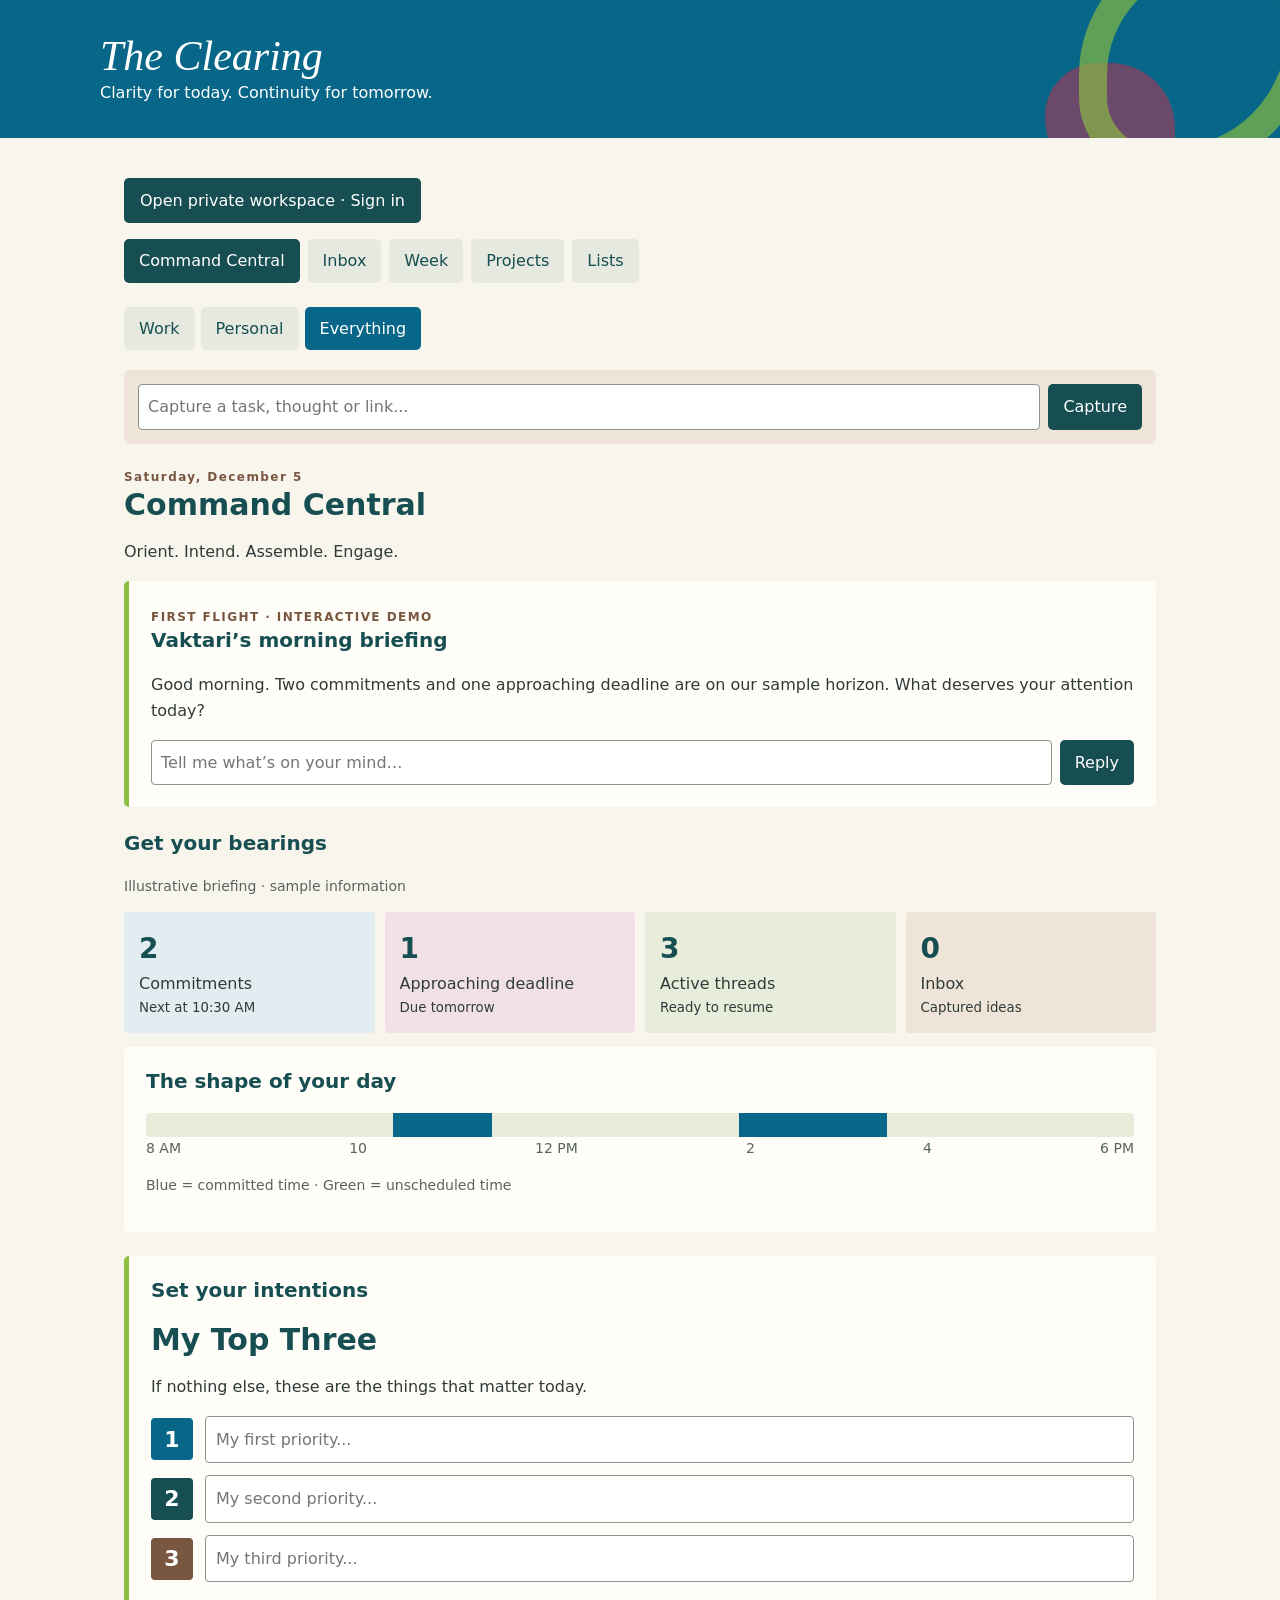
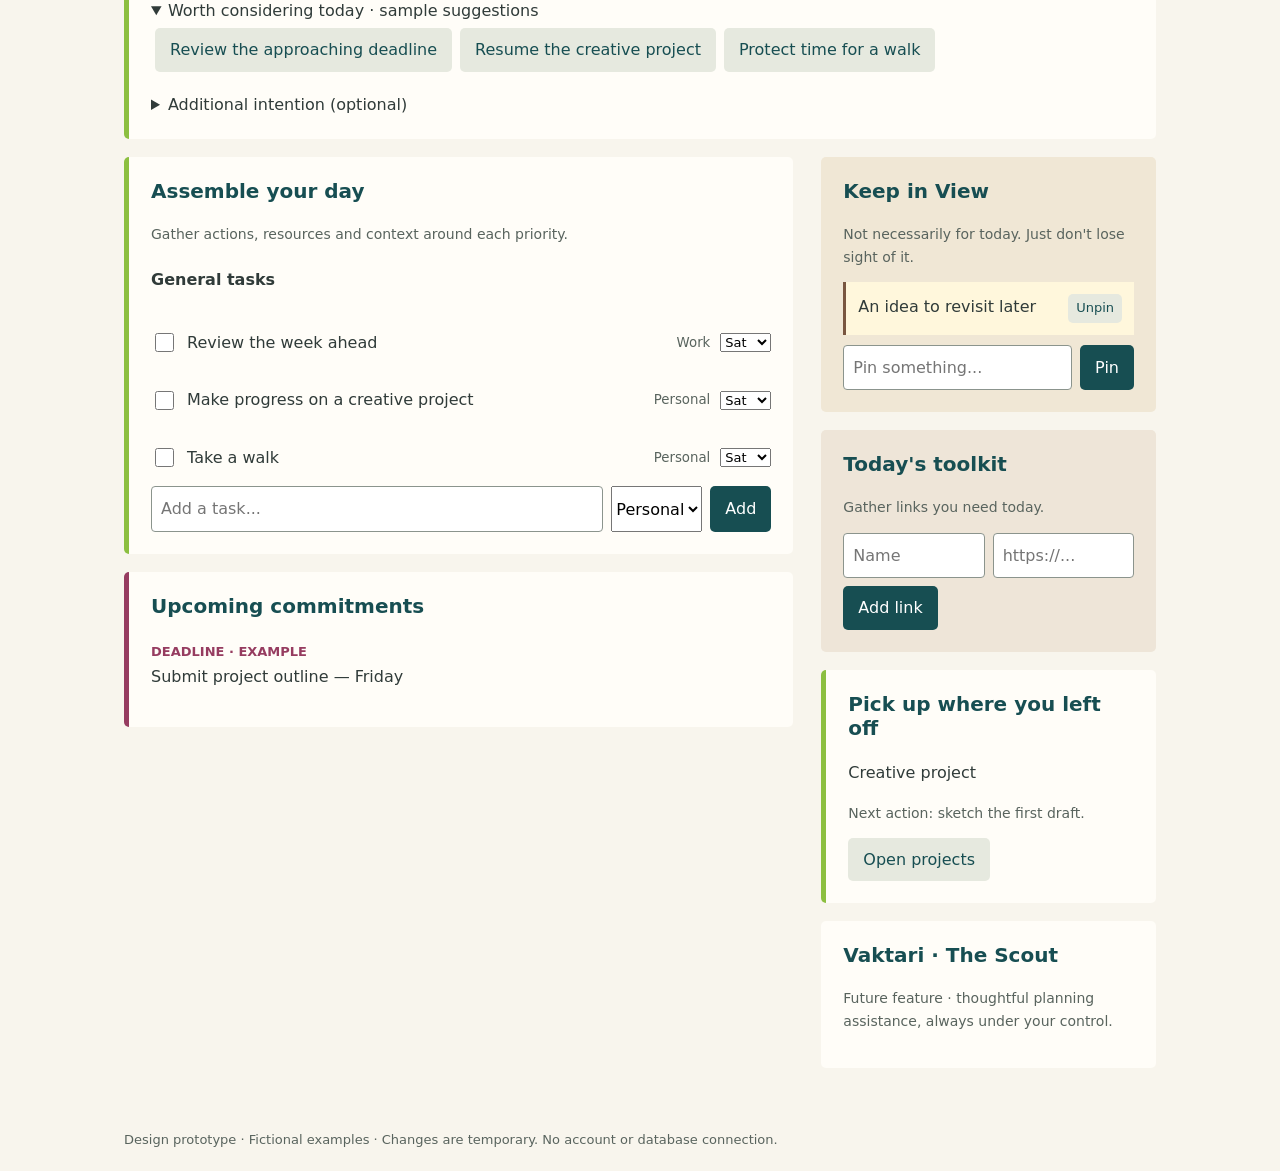
<file: index.html>
<!doctype html><html lang="en"><meta charset="utf-8"><meta name="viewport" content="width=device-width, initial-scale=1"><title>The Clearing</title><style>
:root{--blue:#086788;--teal:#174e52;--grass:#8cbf40;--paper:#f8f5ed;--wood:#795640;--plum:#963c60;--ink:#303b39}*{box-sizing:border-box}body{margin:0;background:var(--paper);color:var(--ink);font:16px/1.6 system-ui,sans-serif}header{background:var(--blue);color:white;padding:32px max(24px,calc((100vw - 1080px)/2));position:relative;overflow:hidden}header:after{content:"";position:absolute;width:180px;height:180px;border:28px solid var(--grass);border-radius:60% 40% 65% 35%;right:-35px;top:-60px;opacity:.65;pointer-events:none}h1{font:italic 42px Georgia,serif;margin:0}header p{margin:0}main{max-width:1080px;margin:auto;padding:24px}nav{display:flex;gap:8px;flex-wrap:wrap;margin-bottom:24px}button,input,select{font:inherit}button{cursor:pointer;border:0;padding:9px 15px;background:#e6e9df;color:var(--teal);border-radius:5px}button[aria-current=true],button.primary{background:var(--teal);color:white}button:focus-visible,input:focus-visible,select:focus-visible{outline:3px solid var(--plum);outline-offset:3px}h2,h3{color:var(--teal);line-height:1.2}h2{font-size:30px;margin:0 0 8px}h3{font-size:20px;margin-top:0}.layout{display:grid;grid-template-columns:2fr 1fr;gap:28px}.panel{background:#fffdf8;padding:22px;border-radius:5px;margin-bottom:18px}.accent{border-left:5px solid var(--grass)}.muted{color:#59645e;font-size:14px}.note{background:#eee5d8;color:#513d30}.task{display:flex;align-items:center;gap:10px;padding:8px 0}.task input{width:19px;height:19px;accent-color:var(--teal)}.task:has(input:checked) span{text-decoration:line-through;color:#626962}form{display:flex;gap:8px;flex-wrap:wrap}form input{flex:1;min-width:140px;padding:9px;border:1px solid #8b948d;border-radius:4px;background:white}.week{display:grid;grid-template-columns:repeat(auto-fit,minmax(100px,1fr));gap:8px}.day{background:white;padding:12px;min-height:100px}.tag{color:var(--plum);font-size:13px;font-weight:600}footer{max-width:1080px;margin:auto;padding:20px 24px;color:#59645e;font-size:13px}[hidden]{display:none!important}@media(max-width:650px){.layout{grid-template-columns:1fr}header{padding:24px}h1{font-size:36px}main{padding:16px}}
header:before{content:"";position:absolute;right:105px;bottom:-55px;width:130px;height:130px;border-radius:45% 55% 35% 65%;background:#963c60;opacity:.7;pointer-events:none}header h1,header p{position:relative;z-index:1}.switch{display:flex;gap:6px;flex-wrap:wrap;margin:0 0 20px}.switch button[aria-pressed=true]{background:var(--blue);color:white}.capturebar{background:#eee5d8;padding:14px;margin-bottom:24px;border-radius:5px}.task small{margin-left:auto;color:#59645e}.task span{overflow-wrap:anywhere}.task select{max-width:110px;font-size:13px}.week .day p{font-size:13px;overflow-wrap:anywhere}.deadline{border-left:5px solid var(--plum)}.eyebrow{letter-spacing:.12em;font-size:12px;font-weight:700;color:var(--wood)}@media(max-width:650px){header:before,header:after{opacity:.25}.task{flex-wrap:wrap}.task small{margin-left:0}}.bearings{margin:24px 0}.signals{display:grid;grid-template-columns:repeat(auto-fit,minmax(135px,1fr));gap:10px}.signal{padding:15px;background:#e1edf0;border-radius:4px}.signal:nth-child(2){background:#f1e1e6}.signal:nth-child(3){background:#e7edda}.signal:nth-child(4){background:#eee4d8}.signal strong{display:block;font-size:28px;color:var(--teal)}.signal small{display:block}.timeline{display:flex;height:24px;background:#e7edda;border-radius:4px;overflow:hidden}.timeline span{background:var(--blue)}.times,.miniweek{display:flex;justify-content:space-between;gap:4px}.miniweek>div{flex:1;text-align:center;padding:6px 2px;font-size:13px}.miniweek .current{background:var(--teal);color:white;border-radius:4px}.intent{width:100%;font:inherit;padding:10px;border:1px solid #8b948d;background:white;border-radius:4px}.toolrow{display:flex;gap:8px;flex-wrap:wrap}.toolrow input{min-width:120px}.priorities{display:grid;gap:12px}.priority{display:flex;align-items:center;gap:12px}.priority span{display:grid;place-items:center;background:var(--blue);color:white;font-size:22px;font-weight:600;width:42px;height:42px;border-radius:4px;flex-shrink:0}.priority:nth-child(2) span{background:var(--teal)}.priority:nth-child(3) span{background:var(--wood)}.priority input{width:100%;min-width:0;font:inherit;padding:10px;border:1px solid #8b948d;border-radius:4px;background:white}.pinboard{background:#f0e7d5}.pinitem{background:#fff7dc;padding:12px;margin:10px 0;display:flex;align-items:start;gap:10px;border-left:3px solid var(--wood);overflow-wrap:anywhere}.pinitem:nth-child(even){background:#e1edf0;border-color:var(--blue)}.pinitem span{flex:1}.pinitem button{padding:4px 8px;font-size:13px}.workgroup{padding:12px;background:#e7edda;margin:12px 0;border-radius:4px}.workgroup summary{font-weight:600;cursor:pointer;color:var(--teal)}.workgroup form,.workgroup textarea{margin-top:10px}</style><header><h1>The Clearing</h1><p>Clarity for today. Continuity for tomorrow.</p></header><main><p><a href="./workspace.html" style="display:inline-block;background:#174e52;color:white;padding:10px 16px;border-radius:5px;text-decoration:none">Open private workspace · Sign in</a></p><nav aria-label="Workspace"><button aria-current="true" data-view="today">Command Central</button><button data-view="inbox">Inbox</button><button data-view="week">Week</button><button data-view="projects">Projects</button><button data-view="lists">Lists</button></nav><div class="switch" role="group" aria-label="Workspace filter"><button data-scope="Work" aria-pressed="false">Work</button><button data-scope="Personal" aria-pressed="false">Personal</button><button data-scope="Everything" aria-pressed="true">Everything</button></div><div class="capturebar"><form id="capture"><input aria-label="Capture an idea" placeholder="Capture a task, thought or link..." required><button class="primary">Capture</button></form><div id="notice" role="status" class="muted"></div></div><section id="today"><div class="eyebrow" id="date"></div><h2>Command Central</h2><p>Orient. Intend. Assemble. Engage.</p><div class="panel accent"><span class="eyebrow">FIRST FLIGHT · INTERACTIVE DEMO</span><h3>Vaktari’s morning briefing</h3><p>Good morning. Two commitments and one approaching deadline are on our sample horizon. What deserves your attention today?</p><form id="briefing"><input aria-label="Reply to Vaktari" placeholder="Tell me what’s on your mind…" required><button class="primary">Reply</button></form><div id="briefreply" role="status" class="muted"></div></div><section class="bearings" aria-labelledby="bearings-title"><h3 id="bearings-title">Get your bearings</h3><p class="muted">Illustrative briefing · sample information</p><div class="signals"><div class="signal"><strong>2</strong>Commitments<small>Next at 10:30 AM</small></div><div class="signal"><strong>1</strong>Approaching deadline<small>Due tomorrow</small></div><div class="signal"><strong>3</strong>Active threads<small>Ready to resume</small></div><div class="signal"><strong id="inboxcount">0</strong>Inbox<small>Captured ideas</small></div></div><div class="panel" style="margin-top:14px"><h3>The shape of your day</h3><div class="timeline" role="img" aria-label="Example day: commitments 10:30 to 11:30 AM and 2 to 3:30 PM"><div style="width:25%"></div><span style="width:10%"></span><div style="width:25%"></div><span style="width:15%"></span></div><div class="times muted"><span>8 AM</span><span>10</span><span>12 PM</span><span>2</span><span>4</span><span>6 PM</span></div><p class="muted">Blue = committed time · Green = unscheduled time</p><div class="miniweek" id="miniweek" aria-label="Current week"></div></div></section><div class="panel accent"><h3>Set your intentions</h3><h2>My Top Three</h2><p>If nothing else, these are the things that matter today.</p><div class="priorities"><label class="priority"><span>1</span><input aria-label="Priority 1" placeholder="My first priority..."></label><label class="priority"><span>2</span><input aria-label="Priority 2" placeholder="My second priority..."></label><label class="priority"><span>3</span><input aria-label="Priority 3" placeholder="My third priority..."></label></div><details open style="margin-top:16px"><summary>Worth considering today · sample suggestions</summary><div id="suggestions"></div></details><details style="margin-top:16px"><summary>Additional intention (optional)</summary><label for="intention">How do I want to approach today?</label><textarea id="intention" class="intent" rows="2" placeholder="Give today a direction..."></textarea></details></div><div class="layout"><div><div class="panel accent"><h3>Assemble your day</h3><p class="muted">Gather actions, resources and context around each priority.</p><div id="priorityworkspaces"></div><h4>General tasks</h4><div id="tasks"></div><form id="taskform"><input aria-label="New task" placeholder="Add a task..." required><select aria-label="Task workspace"><option>Personal</option><option>Work</option></select><button class="primary">Add</button></form></div><div class="panel deadline" data-context="Work"><h3>Upcoming commitments</h3><p><span class="tag">DEADLINE · EXAMPLE</span><br>Submit project outline — Friday</p></div></div><aside><div class="panel pinboard"><h3>Keep in View</h3><p class="muted">Not necessarily for today. Just don't lose sight of it.</p><div id="pins"></div><form id="pinform"><input aria-label="Something to keep in view" placeholder="Pin something..." required><button class="primary">Pin</button></form></div><div class="panel note"><h3>Today's toolkit</h3><p class="muted">Gather links you need today.</p><div id="toolkit"></div><form id="toolform" class="toolrow"><input aria-label="Resource name" placeholder="Name" required><input type="url" aria-label="Resource URL" placeholder="https://..." required><button class="primary">Add link</button></form></div><div class="panel accent"><h3>Pick up where you left off</h3><p>Creative project</p><p class="muted">Next action: sketch the first draft.</p><button type="button" id="resume">Open projects</button></div><div class="panel"><h3>Vaktari · The Scout</h3><p class="muted">Future feature · thoughtful planning assistance, always under your control.</p></div></aside></div></section><section id="inbox" hidden><h2>Inbox</h2><p>Capture now. Decide later.</p><div class="panel" id="captures"></div></section><section id="week" hidden><h2>This week</h2><p>Sample planning view</p><div class="week" id="days"></div></section><section id="projects" hidden><h2>Projects</h2><div class="panel accent" data-context="Work"><h3>Creative project</h3><p>Next action: sketch the first draft.</p></div><div class="panel" data-context="Personal"><h3>Home refresh</h3><p>Next action: gather inspiration.</p></div></section><section id="lists" hidden><h2>Lists</h2><div class="panel" data-context="Personal"><h3>Shopping</h3><label class="task"><input type="checkbox"><span>Fresh fruit</span></label><label class="task"><input type="checkbox"><span>Coffee</span></label></div></section></main><footer>Design prototype · Fictional examples · Changes are temporary. No account or database connection.</footer><script>
let scope='Everything';const now=new Date(), today=now.getDay(), monday=new Date(now);monday.setDate(now.getDate()-((today+6)%7));const dayNames=['Mon','Tue','Wed','Thu','Fri','Sat','Sun'];const dateKey=d=>[d.getFullYear(),String(d.getMonth()+1).padStart(2,'0'),String(d.getDate()).padStart(2,'0')].join('-');const dates=dayNames.map((n,i)=>{const d=new Date(monday);d.setDate(monday.getDate()+i);return d});const todayKey=dateKey(now);document.querySelector('#date').textContent=now.toLocaleDateString(undefined,{weekday:'long',month:'long',day:'numeric'});const tasks=[{title:'Review the week ahead',context:'Work',day:todayKey},{title:'Make progress on a creative project',context:'Personal',day:todayKey},{title:'Take a walk',context:'Personal',day:todayKey}];const captures=[];const matches=t=>scope==='Everything'||t.context===scope;function render(){const list=document.querySelector('#tasks');list.replaceChildren();tasks.filter(t=>matches(t)&&t.day===todayKey).forEach(t=>{const row=document.createElement('div');row.className='task';const label=document.createElement('label');label.className='task';const check=document.createElement('input');check.type='checkbox';check.checked=!!t.done;check.onchange=()=>{t.done=check.checked;render()};const title=document.createElement('span');title.textContent=t.title;label.append(check,title);const small=document.createElement('small');small.textContent=t.context;const select=document.createElement('select');select.setAttribute('aria-label','Move '+t.title+' to day');dates.forEach((d,i)=>{const o=document.createElement('option');o.value=dateKey(d);o.textContent=dayNames[i];select.append(o)});select.value=t.day;select.onchange=()=>{t.day=select.value;render()};row.append(label,small,select);list.append(row)});if(!list.children.length)list.textContent='No intentions planned for today.';const week=document.querySelector('#days');week.replaceChildren();dates.forEach((d,i)=>{const el=document.createElement('div');el.className='day';const h=document.createElement('strong');h.textContent=dayNames[i]+' '+d.getDate();el.append(h);tasks.filter(t=>matches(t)&&t.day===dateKey(d)).forEach(t=>{const p=document.createElement('p');p.textContent=(t.done?'✓ ':'')+t.title;const move=document.createElement('select');move.setAttribute('aria-label','Move '+t.title);dates.forEach((dd,j)=>{const o=document.createElement('option');o.value=dateKey(dd);o.textContent=dayNames[j];move.append(o)});move.value=t.day;move.onchange=()=>{t.day=move.value;render()};el.append(p,move)});week.append(el)});const inbox=document.querySelector('#captures');inbox.replaceChildren();captures.forEach(t=>{const p=document.createElement('p');p.textContent=t;inbox.append(p)});if(!captures.length)inbox.textContent='Nothing captured yet.';document.querySelectorAll('[data-context]').forEach(el=>el.hidden=scope!=='Everything'&&el.dataset.context!==scope)}
document.querySelector('#taskform').onsubmit=e=>{e.preventDefault();const title=e.target.querySelector('input').value.trim();if(!title)return;tasks.push({title,context:e.target.querySelector('select').value,day:todayKey});e.target.querySelector('input').value='';render()};document.querySelector('#capture').onsubmit=e=>{e.preventDefault();const t=e.target.querySelector('input').value.trim();if(!t)return;captures.push(t);e.target.reset();document.querySelector('#notice').textContent='Captured in your temporary inbox.';render()};document.querySelectorAll('[data-scope]').forEach(b=>b.onclick=()=>{scope=b.dataset.scope;document.querySelectorAll('[data-scope]').forEach(n=>n.setAttribute('aria-pressed',String(n===b)));if(scope!=='Everything')document.querySelector('#taskform select').value=scope;render()});document.querySelectorAll('nav button').forEach(b=>b.onclick=()=>{document.querySelectorAll('main > section').forEach(s=>s.hidden=s.id!==b.dataset.view);document.querySelectorAll('nav button').forEach(n=>n.setAttribute('aria-current',String(n===b)))});render();
const priorityInputs=[...document.querySelectorAll('.priority input')];const suggestions=document.querySelector('#suggestions');['Review the approaching deadline','Resume the creative project','Protect time for a walk'].forEach(t=>{const b=document.createElement('button');b.type='button';b.textContent=t;b.style.margin='4px';b.onclick=()=>{const slot=priorityInputs.find(x=>!x.value.trim());if(slot){slot.value=t;slot.dispatchEvent(new Event('input'))}};suggestions.append(b)});document.querySelector('#briefing').onsubmit=e=>{e.preventDefault();const v=e.target.querySelector('input').value.trim();if(!v)return;const p=document.querySelector('#briefreply');p.textContent='Demo only — your thought: '+v+' · Choose up to three priorities below. No AI is connected.';e.target.reset()};const workspaces=document.querySelector('#priorityworkspaces');const groups=priorityInputs.map((input,i)=>{const d=document.createElement('details');d.className='workgroup';const summary=document.createElement('summary');d.append(summary);const list=document.createElement('div');d.append(list);const form=document.createElement('form');const task=document.createElement('input');task.placeholder='Add next action';task.setAttribute('aria-label','Next action for priority '+(i+1));task.required=true;const add=document.createElement('button');add.textContent='Add';form.append(task,add);form.onsubmit=e=>{e.preventDefault();if(!task.value.trim())return;const l=document.createElement('label');l.className='task';const check=document.createElement('input');check.type='checkbox';const s=document.createElement('span');s.textContent=task.value;l.append(check,s);list.append(l);form.reset()};d.append(form);const note=document.createElement('textarea');note.className='intent';note.placeholder='Working notes or where I left off';note.setAttribute('aria-label','Working notes for priority '+(i+1));d.append(note);const links=document.createElement('div');d.append(links);const lf=document.createElement('form');const name=document.createElement('input');name.placeholder='Resource name';name.setAttribute('aria-label','Resource name');name.required=true;const url=document.createElement('input');url.type='url';url.placeholder='https://...';url.setAttribute('aria-label','Resource URL');url.required=true;const lb=document.createElement('button');lb.textContent='Add link';lf.append(name,url,lb);lf.onsubmit=e=>{e.preventDefault();const u=new URL(url.value);if(!['http:','https:'].includes(u.protocol))return;const a=document.createElement('a');a.href=u.href;a.textContent=name.value;a.target='_blank';a.rel='noopener noreferrer';const p=document.createElement('p');p.append(a);links.append(p);lf.reset()};d.append(lf);workspaces.append(d);return {d,summary,input}});function syncGroups(){groups.forEach(({d,summary,input},i)=>{summary.textContent=(i+1)+'. '+(input.value.trim()||'Unassigned priority');d.hidden=!input.value.trim()})}priorityInputs.forEach(x=>x.addEventListener('input',syncGroups));document.querySelector('#suggestions').addEventListener('click',syncGroups);syncGroups();const pins=['An idea to revisit later'];function drawPins(){const el=document.querySelector('#pins');el.replaceChildren();pins.forEach((t,i)=>{const row=document.createElement('div');row.className='pinitem';const s=document.createElement('span');s.textContent=t;const b=document.createElement('button');b.textContent='Unpin';b.onclick=()=>{pins.splice(i,1);drawPins()};row.append(s,b);el.append(row)})}drawPins();document.querySelector('#pinform').onsubmit=e=>{e.preventDefault();pins.push(e.target.querySelector('input').value.trim());e.target.reset();drawPins()};document.querySelector('#toolform').onsubmit=e=>{e.preventDefault();const [n,u]=e.target.querySelectorAll('input');const url=new URL(u.value);if(!['https:','http:'].includes(url.protocol))return;const a=document.createElement('a');a.href=url.href;a.textContent=n.value;a.target='_blank';a.rel='noopener noreferrer';const p=document.createElement('p');p.append(a);document.querySelector('#toolkit').append(p);e.target.reset()};document.querySelector('#resume').onclick=()=>document.querySelector('[data-view="projects"]').click();</script></html>
</file>
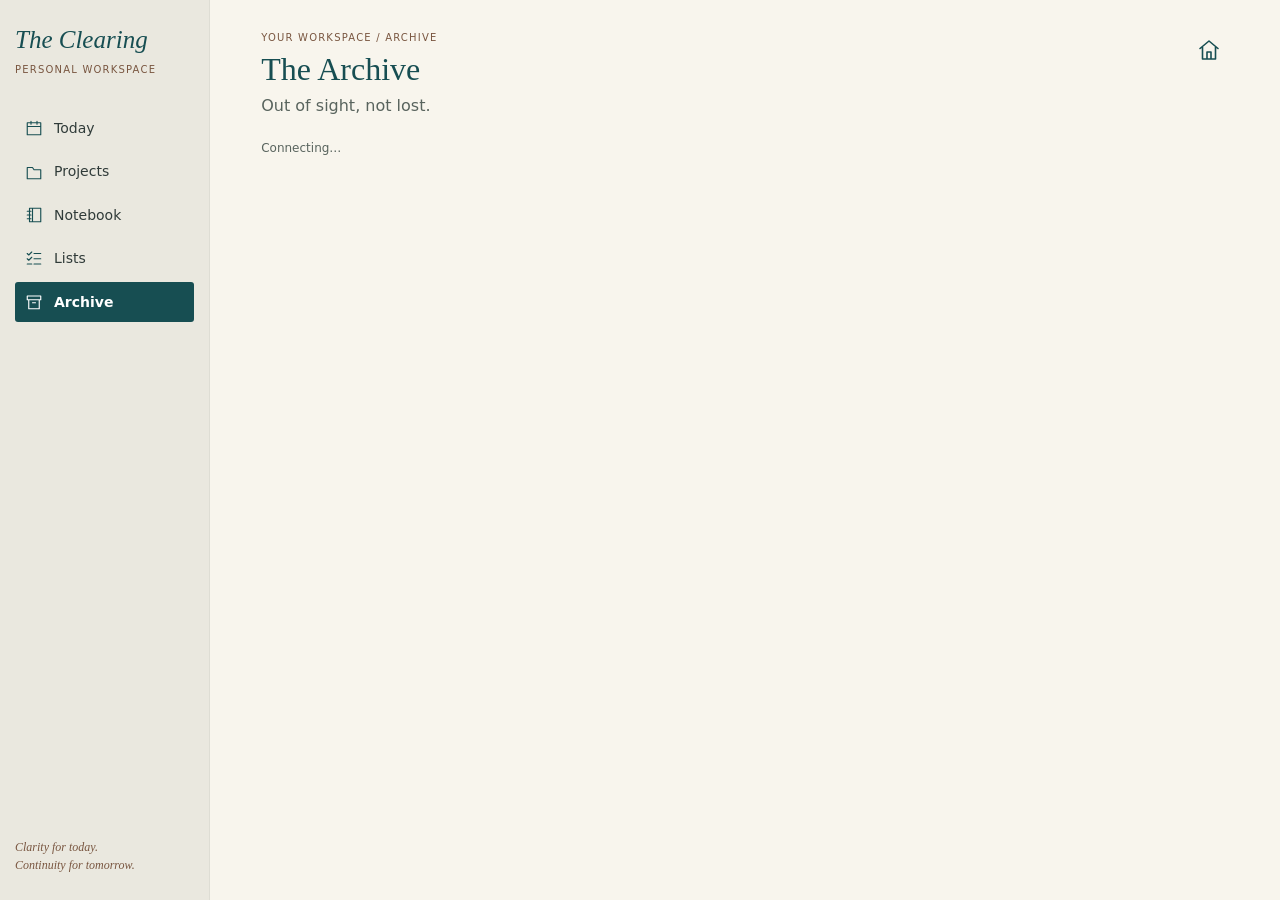
<file: archive.html>
<!doctype html><html lang="en"><head><meta charset="utf-8"><meta name="viewport" content="width=device-width,initial-scale=1"><title>Archive | The Clearing</title><style>body{margin:0;background:#f8f5ed;color:#303b39;font:16px/1.6 system-ui,sans-serif}header{background:#086788;color:white;padding:24px}header a{color:white}h1{font:italic 40px Georgia;margin:0}main{max-width:900px;margin:auto;padding:24px}button,input,select{font:inherit;padding:8px;border-radius:4px}button{background:#174e52;color:white;border:0;cursor:pointer}button.delete{background:#963c60}button:disabled{opacity:.5}.row{display:flex;gap:12px;align-items:center;flex-wrap:wrap;background:#ffffff;padding:14px;margin:8px 0}.row div{flex:1;min-width:150px;overflow-wrap:anywhere}small{display:block} [hidden]{display:none!important}</style><link rel="stylesheet" href="./clearing-shell.css?v=logout-3"><style>*{box-sizing:border-box}.row{background:white;border:1px solid #deddd4;border-radius:4px}button.delete{background:#982e3d}</style><script defer src="./clearing-shell.js?v=logout-3"></script></head><body><main><button id="logout" hidden>Sign out</button><header><div class="eyebrow">YOUR WORKSPACE / ARCHIVE</div><h1>The Archive</h1><div>Out of sight, not lost.</div></header><p id="status" role="status">Connecting…</p><a id="login" href="./workspace.html" hidden>Sign in</a><section id="app" hidden><p>Archived items stay here until you restore or permanently delete them. Restored tasks become open, projects active, and captures unprocessed.</p><label>Type <select id="type"><option value="">Everything</option><option>Tasks</option><option>Projects</option><option>Notes</option><option>Lists</option><option>Inbox</option></select></label> <input id="search" type="search" placeholder="Search archive" aria-label="Search archive"><div id="rows"></div></section></main><script type="module">
import {createClient} from 'https://esm.sh/@supabase/supabase-js@2.49.4';
const db=createClient('https://iifnugidzlgjsbfoapyy.supabase.co','sb_publishable_8IJB5S4tw4eesYAF5NNFmQ_xEepjsRf');
const $=id=>document.getElementById(id), configs=[['tasks','Tasks','title','status','archived','open'],['projects','Projects','name','status','archived','active'],['notes','Notes','title','archived',true,false],['lists','Lists','name','archived',true,false],['inbox','Inbox','content','status','archived','unprocessed']];let owner=null,version=0,rows=[],busy=false;const check=r=>{if(r.error)throw r.error;return r.data};const el=(tag,t)=>{const n=document.createElement(tag);if(t!==undefined)n.textContent=t;return n};
async function load(){const v=version,u=owner;const results=await Promise.all(configs.map(async c=>check(await db.from(c[0]).select(c[0]==='notes'?'id,title,content':'id,'+c[2]).eq('user_id',u).eq(c[3],c[4])).map(x=>({id:x.id,title:x[c[2]]||x.content?.slice(0,80)||'Untitled',c}))));if(v!==version)return;rows=results.flat();draw();$('status').textContent='Private archive'}
function draw(){const root=$('rows');root.replaceChildren();const q=$('search').value.toLowerCase(),type=$('type').value;for(const x of rows.filter(x=>(!type||x.c[1]===type)&&x.title.toLowerCase().includes(q))){const r=el('div');r.className='row';const label=el('div',x.title);label.append(el('small',x.c[1]));const restore=el('button','Restore'),del=el('button','Delete');del.className='delete';restore.onclick=()=>act(x,false);del.onclick=()=>act(x,true);r.append(label,restore,del);root.append(r)}if(!root.children.length)root.textContent='Nothing here.'}
async function act(x,remove){if(busy||!owner)return;if(remove&&!confirm('Permanently delete this item? '+(x.c[0]==='lists'?'All its list items will also be deleted. ':x.c[0]==='projects'?'Associated tasks and notes will be retained. ':'')+'This cannot be undone in The Clearing.'))return;busy=true;const u=owner,v=version;try{const q=remove?db.from(x.c[0]).delete():db.from(x.c[0]).update({[x.c[3]]:x.c[5]});check(await q.eq('id',x.id).eq('user_id',u).eq(x.c[3],x.c[4]).select('id').single());if(v===version)await load()}catch(e){if(v===version)$('status').textContent=e.message}finally{busy=false}}
$('search').oninput=draw;$('type').onchange=draw;db.auth.onAuthStateChange((_e,s)=>setTimeout(()=>{const next=s?.user?.id||null;if(next===owner&&next)return;owner=next;$('logout').hidden=!owner;version++;rows=[];$('rows').replaceChildren();$('app').hidden=!owner;$('login').hidden=!!owner;$('status').textContent=owner?'Loading…':'Signed out.';if(owner)load().catch(e=>$('status').textContent=e.message)},0));
$('logout').onclick=async()=>{try{const {error}=await db.auth.signOut();if(error)throw error;location.href='./workspace.html'}catch(e){$('status').textContent=e.message}};
</script></body></html>
</file>
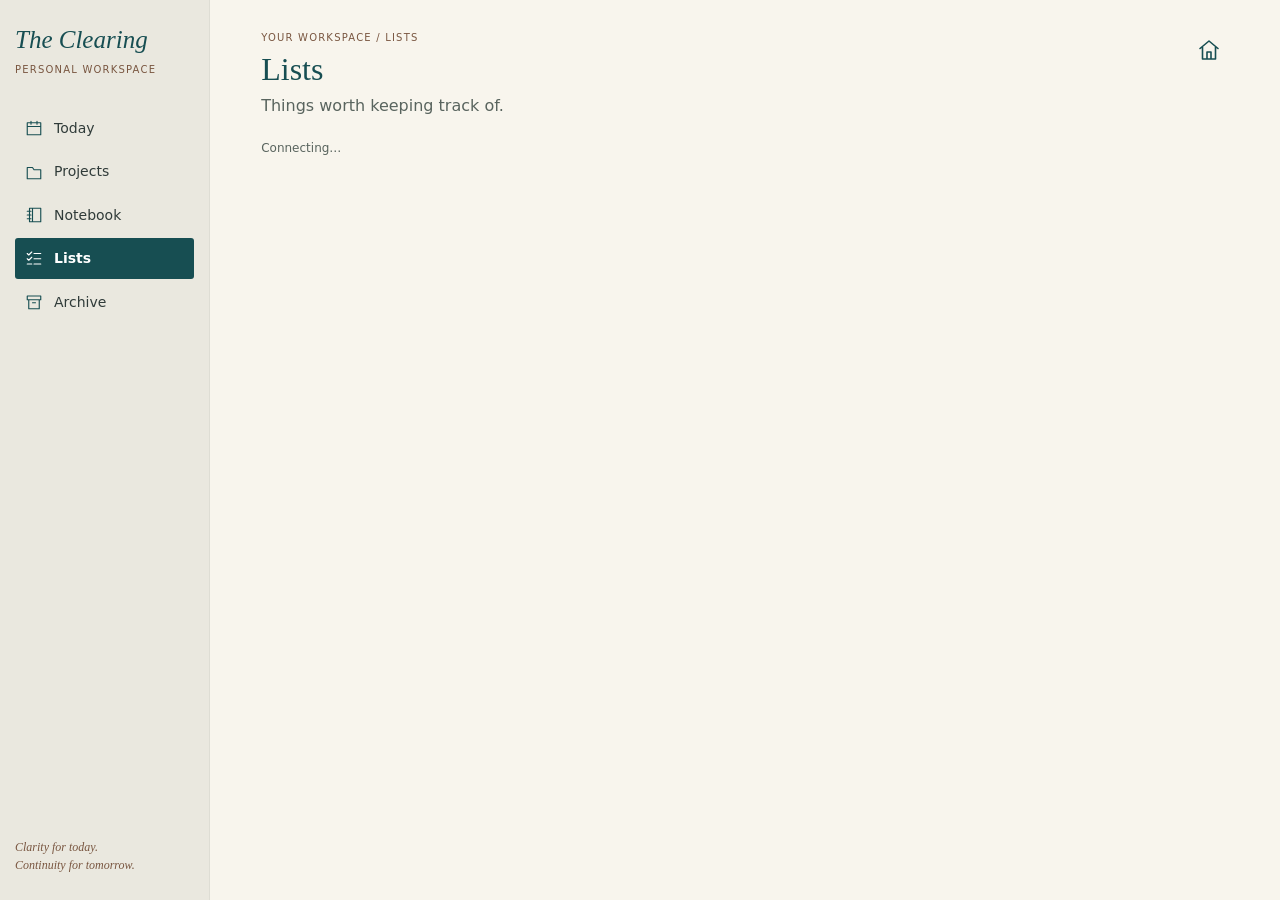
<file: lists.html>
<!doctype html><html lang="en"><head><meta charset="utf-8"><meta name="viewport" content="width=device-width,initial-scale=1"><title>Lists | The Clearing</title><style>
*{box-sizing:border-box}body{margin:0;background:#f8f5ed;color:#303b39;font:16px/1.6 system-ui,sans-serif}header{background:#086788;color:white;padding:24px max(20px,calc((100vw - 1000px)/2))}header a{color:white}h1{font:italic 40px Georgia,serif;margin:0}main{max-width:1000px;margin:auto;padding:24px}button,input,select,textarea{font:inherit;padding:9px;border-radius:4px;max-width:100%}button{background:#174e52;color:white;border:0;cursor:pointer}button:disabled{opacity:.5}input,select,textarea{border:1px solid #87948d;background:white}button:focus-visible,input:focus-visible,select:focus-visible,textarea:focus-visible,a:focus-visible{outline:3px solid #963c60;outline-offset:3px}.layout{display:grid;grid-template-columns:1fr 2.5fr;gap:24px;margin-top:20px}.toolbar{display:flex;gap:10px;align-items:center;flex-wrap:wrap}.entry{display:block;width:100%;text-align:left;background:#e1edf0;color:#174e52;margin:8px 0;overflow-wrap:anywhere}.entry[aria-current=true]{background:#e7edda;border-left:5px solid #086788}.entry small{display:block}.paper{background:#ffffff;padding:24px;border-top:4px solid #8cbf40;min-width:0}.paper label{display:block;margin:8px 0}.wide{width:100%}.item{border-bottom:1px solid #ddd;padding:10px 0;overflow-wrap:anywhere}.item .toolbar{flex-wrap:wrap}.item span{flex:1}.done{text-decoration:line-through;color:#59645e}.muted{font-size:14px;color:#59645e}h2,h3{color:#174e52}[hidden]{display:none!important}@media(max-width:700px){.layout{grid-template-columns:1fr}main{padding:14px}.paper{padding:16px}}#settings{margin:12px 0 20px;border-bottom:1px solid #d5d9ce;padding-bottom:10px}#settings summary{cursor:pointer;color:#174e52;font-size:14px;font-weight:600}#overview p{white-space:pre-wrap;overflow-wrap:anywhere;margin:6px 0}#overview .quick-pin{font-size:14px;color:#174e52}.next-step{font-weight:600}.resume-text{white-space:pre-wrap}#resumeView h3{margin:10px 0 4px}#related h3{margin:12px 0 6px}.item .toolbar{align-items:flex-start}.item details{flex:1;min-width:0}.item summary{cursor:pointer;color:#174e52;overflow-wrap:anywhere}.item .remove-item{background:transparent;color:#963c60;border:1px solid #d5d9ce;font-size:13px;padding:3px 8px}#add{margin:14px 0}#add input{flex:1;min-width:120px}.item .toolbar{font-size:15px}.item details form{font-size:14px}</style><link rel="stylesheet" href="./clearing-shell.css?v=logout-3"><script defer src="./clearing-shell.js?v=logout-3"></script></head><body><main><button id="logout" hidden>Sign out</button><header><div class="eyebrow">YOUR WORKSPACE / LISTS</div><h1>Lists</h1><div>Things worth keeping track of.</div></header><p id="status" role="status">Connecting…</p><a id="login" href="./workspace.html" hidden>Sign in</a><div id="app" hidden><div class="toolbar"><button id="new">+ New list</button><label>Workspace <select id="scope"><option value="all">Everything</option><option value="work">Work</option><option value="personal">Personal</option></select></label><label><input id="archived" type="checkbox"> Archived lists</label></div><div class="layout"><aside><input id="search" class="wide" type="search" placeholder="Find a list…" aria-label="Search lists"><div id="list"></div></aside><section id="editor" class="paper" hidden><h2 id="heading">List</h2><div id="overview" hidden><p id="descriptionView"></p><div id="resumeView"></div><label class="quick-pin"><input id="quickPin" type="checkbox"> Keep in View</label></div><details id="settings"><summary>Edit list details</summary><form id="form"><label>Name<input class="wide" name="name" required></label><div class="toolbar"><label>Type <select name="list_type"><option value="checklist">Checklist</option><option value="reference">Reference list</option><option value="reusable">Reusable checklist</option></select></label><label>Workspace <select name="workspace"><option value="personal">Personal</option><option value="work">Work</option></select></label><label><input name="pinned" type="checkbox"> Pin</label></div><label>Description (optional)<textarea class="wide" name="description"></textarea></label><div class="toolbar"><button>Save list</button><button id="archive" type="button" hidden>Archive</button><button id="deleteList" type="button" hidden>Delete list</button> <button id="duplicateList" type="button" hidden>Duplicate</button> <button id="templateList" type="button" hidden>Use as template</button></div></form></details><div id="related" hidden><h3>Items</h3><p id="progress" class="muted"></p><button id="reset" hidden>Reset checklist</button><form id="add" class="toolbar"><input name="title" required placeholder="Add an item…" aria-label="Item title"><button>Add</button></form><div id="items"></div></div></section></div></div></main><script type="module">
import {createClient} from 'https://esm.sh/@supabase/supabase-js@2.49.4';
const db=createClient('https://iifnugidzlgjsbfoapyy.supabase.co','sb_publishable_8IJB5S4tw4eesYAF5NNFmQ_xEepjsRf');
const $=id=>document.getElementById(id),form=$('form');let owner=null,rows=[],active=null,version=0,selection=0,busy=false,dirty=false;const check=r=>{if(r.error)throw r.error;return r.data};const status=t=>$('status').textContent=t;const el=(tag,t)=>{const n=document.createElement(tag);if(t!==undefined)n.textContent=t;return n};const types={checklist:'Checklist',reference:'Reference list',reusable:'Reusable checklist'};
function draw(){const root=$('list'),q=$('search').value.toLowerCase(),s=$('scope').value;root.replaceChildren();for(const p of rows.filter(p=>p.archived===$('archived').checked&&(s==='all'||p.workspace===s)&&p.name.toLowerCase().includes(q)).sort((a,b)=>Number(b.pinned)-Number(a.pinned)||a.name.localeCompare(b.name))){const b=el('button',(p.pinned?'★ ':'')+p.name);b.className='entry';b.setAttribute('aria-current',String(p.id===active));b.append(el('small',types[p.list_type]+' · '+p.workspace));b.onclick=()=>{if(!busy&&leave())open(p.id)};root.append(b)}if(!root.children.length)root.textContent='No matching lists.'}
function leave(){return !dirty||confirm('Discard unsaved list details?')}
async function load(){const v=version;const data=check(await db.from('lists').select('*').eq('user_id',owner));if(v!==version)return;rows=data;draw()}
$('quickPin').onchange=()=>{form.elements.pinned.checked=$('quickPin').checked;form.elements.pinned.dispatchEvent(new Event('change',{bubbles:true}));};function open(id){selection++;active=id;dirty=false;form.reset();$('add').reset();const p=rows.find(x=>x.id===id);if(p){for(const k of ['name','list_type','workspace','description'])form.elements[k].value=p[k]||'';form.elements.pinned.checked=p.pinned}else if($('scope').value==='work')form.elements.workspace.value='work';$('heading').textContent=p?.name||'New list';$('editor').hidden=false;$('settings').open=!p;$('overview').hidden=!p;$('descriptionView').textContent=p?.description||'';$('descriptionView').hidden=!p?.description;$('quickPin').checked=!!p?.pinned;$('resumeView').replaceChildren();$('related').hidden=!p;$('archive').hidden=!p;$('deleteList').hidden=!p;$('duplicateList').hidden=!p;$('templateList').hidden=!p;$('archive').textContent=p?.archived?'Restore':'Archive';$('reset').hidden=p?.list_type!=='reusable';$('items').replaceChildren();draw();if(p)items().catch(e=>status(e.message))}
async function action(fn){if(busy||!owner)return;busy=true;try{await fn()}catch(e){status('Request failed: '+e.message)}finally{busy=false}}
async function items(){const v=version,s=selection,id=active,p=rows.find(x=>x.id===id);if(!p)return;const data=check(await db.from('list_items').select('*').eq('list_id',id).eq('user_id',owner).order('sort_order').order('created_at'));if(v!==version||s!==selection)return;const root=$('items');root.replaceChildren();$('progress').textContent=p.list_type==='reference'?data.length+' items':data.filter(x=>x.checked).length+' of '+data.length+' checked';for(const x of data){const row=el('div');row.className='item';const bar=el('div');bar.className='toolbar';if(p.list_type!=='reference'){const c=el('input');c.type='checkbox';c.checked=x.checked;c.setAttribute('aria-label',x.title);c.onchange=()=>action(async()=>{try{check(await db.from('list_items').update({checked:c.checked}).eq('id',x.id).eq('user_id',owner));await items()}catch(e){c.checked=!c.checked;throw e}});bar.append(c)}const title=el('span',x.title);if(x.checked&&p.list_type!=='reference')title.className='done';const remove=el('button','Remove');remove.className='remove-item';remove.onclick=()=>{if(confirm('Remove this list item?'))action(async()=>{check(await db.from('list_items').delete().eq('id',x.id).eq('user_id',owner));await items()})};const d=el('details');const summary=el('summary',x.title);if(x.checked&&p.list_type!=='reference')summary.className='done';d.append(summary);bar.append(d);row.append(bar);const f=el('form');for(const k of ['title','notes','category','quantity','url']){const l=el('label',k==='url'?'Link':k[0].toUpperCase()+k.slice(1));const input=el(k==='notes'?'textarea':'input');input.name=k;input.className='wide';input.value=x[k]??'';if(k==='title')input.required=true;l.append(input);f.append(l)}f.append(el('button','Save item'));f.onsubmit=e=>{e.preventDefault();action(async()=>{const data=Object.fromEntries(new FormData(f));data.title=data.title.trim();if(!data.title)return;for(const k of ['notes','category','quantity','url'])data[k]=data[k].trim()||null;check(await db.from('list_items').update(data).eq('id',x.id).eq('user_id',owner));await items()})};d.append(f,remove);if(x.url){try{const u=new URL(x.url);if(['https:','http:'].includes(u.protocol)){const a=el('a','Open link');a.href=u.href;a.target='_blank';a.rel='noopener noreferrer';row.append(a)}}catch{}}root.append(row)}}
form.addEventListener('input',e=>{if(e.target===form.elements.pinned&&active)return;dirty=true;status('Unsaved changes')});form.elements.pinned.addEventListener('change',async()=>{if(!active)return;const box=form.elements.pinned,id=active,v=version,u=owner,wanted=box.checked,previous=!!rows.find(x=>x.id===id)?.pinned;if(busy){box.checked=previous;return}busy=true;box.disabled=true;try{const updated=check(await db.from('lists').update({pinned:wanted}).eq('id',id).eq('user_id',u).select().single());if(v!==version)return;rows=rows.map(x=>x.id===id?updated:x);draw();if(active===id){status(dirty?'Pin saved; other changes unsaved':(wanted?'Pinned':'Unpinned'))}}catch(e){if(v===version&&active===id){box.checked=previous;status('Pin failed: '+e.message)}}finally{busy=false;box.disabled=false}});form.onsubmit=e=>{e.preventDefault();action(async()=>{const v=version,id=active,data=Object.fromEntries(new FormData(form));data.name=data.name.trim();if(!data.name)return;data.pinned=form.elements.pinned.checked;const p=check(await (id?db.from('lists').update(data).eq('id',id).eq('user_id',owner):db.from('lists').insert({...data,user_id:owner})).select().single());if(v!==version)return;await load();if(v!==version)return;open(p.id);status('List saved.')})};
$('new').onclick=()=>{if(!busy&&leave())open(null)};$('archive').onclick=()=>{if(!leave())return;action(async()=>{const p=rows.find(x=>x.id===active);if(!p)return;check(await db.from('lists').update({archived:!p.archived}).eq('id',p.id).eq('user_id',owner));await load();open(p.id)})};
$('add').onsubmit=e=>{e.preventDefault();action(async()=>{const title=e.target.elements.title.value.trim();if(!title||!active)return;check(await db.from('list_items').insert({title,list_id:active,user_id:owner}));e.target.reset();await items()})};
$('reset').onclick=()=>{if(confirm('Uncheck all items in this reusable checklist?'))action(async()=>{check(await db.from('list_items').update({checked:false}).eq('list_id',active).eq('user_id',owner));await items()})};
async function copyList(reset){if(busy||!active||!owner)return;if(dirty){status('Save your list details before copying.');return}const source=rows.find(x=>x.id===active);if(!source)return;const name=prompt(reset?'Name your new list':'Name your duplicate',source.name+(reset?' — New':' — Copy'));if(!name?.trim())return;await action(async()=>{const v=version,u=owner;const id=check(await db.rpc('copy_list',{p_list_id:source.id,p_new_name:name.trim(),p_reset_checks:reset}));if(v!==version||u!==owner)return;await load();if(v!==version||u!==owner)return;$('archived').checked=false;$('search').value='';$('scope').value='all';open(id);status(reset?'New list created from template.':'List duplicated.')})}
$('duplicateList').onclick=()=>copyList(false);$('templateList').onclick=()=>copyList(true);$('deleteList').onclick=()=>{if(!active||!confirm('Permanently delete this list AND all its items?'))return;action(async()=>{const v=version;check(await db.from('lists').delete().eq('id',active).eq('user_id',owner).select('id').single());if(v!==version)return;active=null;dirty=false;$('editor').hidden=true;await load()})};for(const id of ['search','scope','archived'])$(id).addEventListener('input',draw);window.addEventListener('beforeunload',e=>{if(dirty){e.preventDefault();e.returnValue=''}});
function show(session){const next=session?.user?.id||null;if(next===owner&&next)return;version++;selection++;owner=next;$('logout').hidden=!owner;rows=[];active=null;dirty=false;form.reset();$('add').reset();$('list').replaceChildren();$('items').replaceChildren();$('editor').hidden=true;$('app').hidden=!owner;$('login').hidden=!!owner;status(owner?'Private workspace':'Signed out.');if(owner)load().then(()=>{const id=new URLSearchParams(location.search).get('list');if(id&&rows.some(x=>x.id===id))open(id)}).catch(e=>status(e.message))}
db.auth.onAuthStateChange((_e,s)=>setTimeout(()=>show(s),0));
$('logout').onclick=async()=>{try{if(busy)return;if(dirty&&!confirm('Sign out without saving your changes?'))return;const {error}=await db.auth.signOut();if(error)throw error;location.href='./workspace.html'}catch(e){$('status').textContent=e.message}};
</script></body></html>
</file>
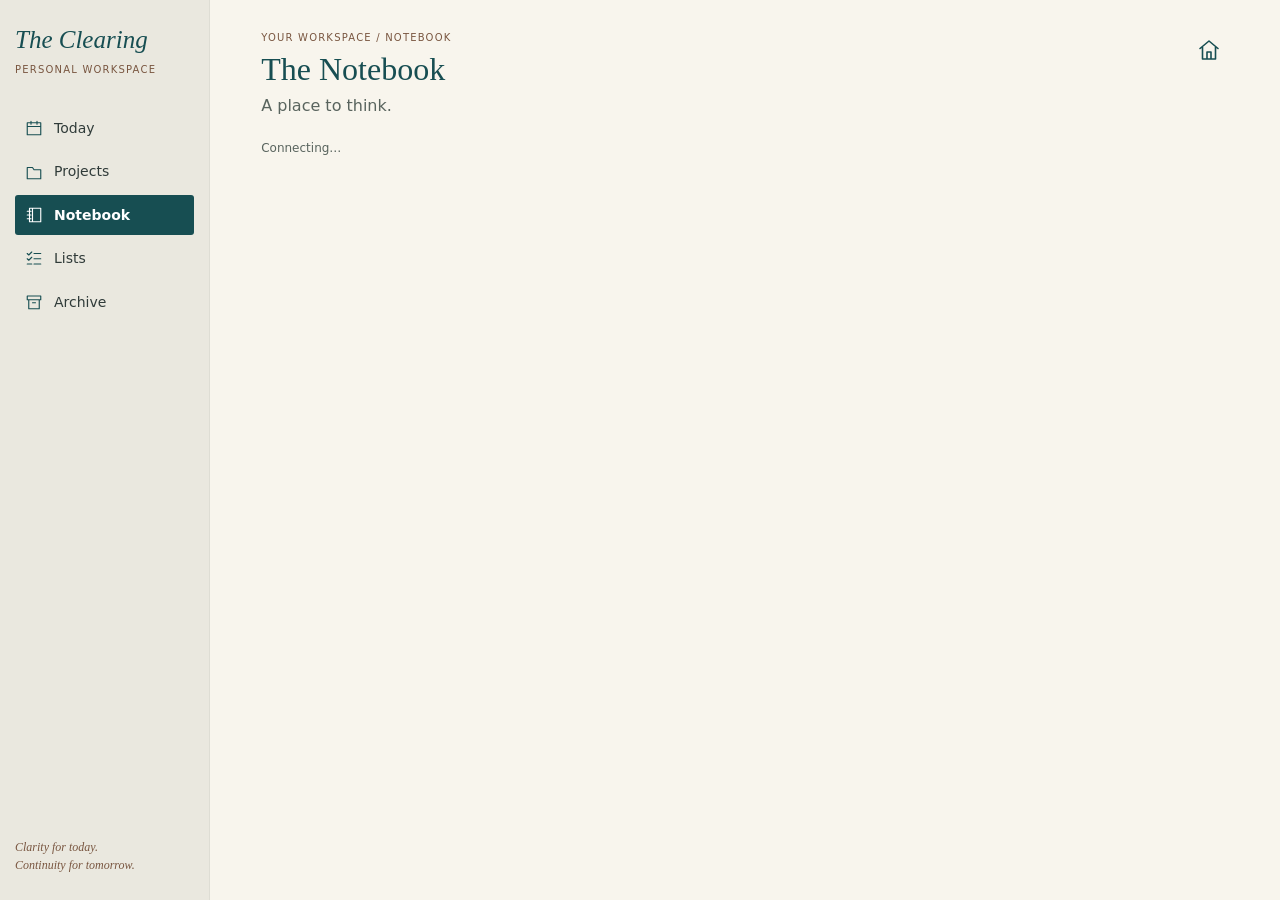
<file: notebook.html>
<!doctype html><html lang="en"><head><meta charset="utf-8"><meta name="viewport" content="width=device-width,initial-scale=1"><meta name="referrer" content="no-referrer"><title>The Notebook | The Clearing</title><style>
*{box-sizing:border-box}body{margin:0;background:#f8f5ed;color:#303b39;font:16px/1.6 system-ui,sans-serif}header{background:#086788;color:white;padding:24px max(20px,calc((100vw - 1100px)/2))}header h1{font:italic 40px Georgia,serif;margin:0}header a{color:white}main{max-width:1100px;margin:auto;padding:24px}button,input,select,textarea{font:inherit;padding:9px;border-radius:4px}button{background:#174e52;color:white;border:0;cursor:pointer}button:disabled{opacity:.5}input,select,textarea{border:1px solid #87948d;background:white;color:#303b39}button:focus-visible,a:focus-visible,input:focus-visible,textarea:focus-visible,select:focus-visible{outline:3px solid #963c60;outline-offset:3px}.toolbar{display:flex;flex-wrap:wrap;gap:10px;align-items:center}.layout{display:grid;grid-template-columns:minmax(230px,1fr) minmax(0,2.5fr);gap:24px;margin-top:20px}aside{min-width:0}aside input{width:100%}.note{display:block;width:100%;text-align:left;background:#e1edf0;color:#174e52;margin:8px 0;padding:14px;overflow-wrap:anywhere}.note[aria-current=true]{border-left:5px solid #086788;background:#e7edda}.note small{display:block;color:#46554f}.paper{background:#ffffff;padding:24px;border-top:4px solid #8cbf40;min-width:0}.paper input[name=title]{font:28px Georgia,serif;border:0;background:transparent;width:100%;padding:8px 0}.paper textarea{width:100%;min-height:360px;resize:vertical;background:transparent;border:0;padding:12px 0;line-height:1.8}.paper label{display:block}.muted{font-size:14px;color:#59645e}[hidden]{display:none!important}@media(max-width:700px){.layout{grid-template-columns:1fr}main{padding:14px}.paper{padding:16px}}
 
.paper input[name=title]{font:28px Georgia,serif;color:#174e52}.paper textarea{min-height:55vh;font:16px/1.8 system-ui,sans-serif}.paper textarea:focus{outline:1px solid #c5c9c2;outline-offset:4px}.note-settings{border-top:1px solid #deddd4;padding-top:10px;margin-top:12px}.note-settings summary{cursor:pointer;color:#59645e;font-size:13px}.note-settings[open] summary{margin-bottom:12px}#saveStatus{text-align:right;font-size:12px}@media(max-width:700px){.paper textarea{min-height:45vh}}.note-actions{display:flex;justify-content:flex-end;gap:8px;flex-wrap:wrap;margin-bottom:8px}.note-actions button{background:transparent;color:#174e52;font-size:13px;padding:5px 9px;border:1px solid #deddd4}.note-actions button:hover{background:#f8f5ed}.note-actions #deleteNote{color:#982e3d}</style><link rel="stylesheet" href="./clearing-shell.css?v=logout-3"><script defer src="./clearing-shell.js?v=logout-3"></script></head><body><main><button id="logout" hidden>Sign out</button><header><div class="eyebrow">YOUR WORKSPACE / NOTEBOOK</div><h1>The Notebook</h1><div>A place to think.</div></header><p id="status" role="status">Connecting…</p><div id="signedOut" hidden><a href="./workspace.html">Sign in to your private workspace</a></div><div id="app" hidden><div class="toolbar"><button id="new">+ New note</button><label>Workspace <select id="scope"><option value="all">Everything</option><option value="work">Work</option><option value="personal">Personal</option></select></label><label><input type="checkbox" id="archived"> Archived notes</label></div><div class="layout"><aside><input id="search" type="search" placeholder="Find a note…" aria-label="Search notes"><div id="list"></div></aside><section class="paper" id="editor" hidden><form id="form"><div class="note-actions" role="group" aria-label="Note actions"><button type="button" id="editNote">Edit</button><button type="button" id="archive">Archive</button><button type="button" id="deleteNote">Delete</button></div><label><span class="sr-only">Title (optional)</span><input name="title" placeholder="Untitled note"></label><p class="muted" id="date"></p><label><span class="sr-only">Your notes</span><textarea name="content" placeholder="Start writing…"></textarea></label><details class="note-settings"><summary>Note details</summary><div class="toolbar"><label>Workspace <select name="workspace"><option value="personal">Personal</option><option value="work">Work</option></select></label><label><input type="checkbox" name="pinned"> Pin note</label></div><p><label>Tags (optional, separated by commas)<input name="tags" style="width:100%"></label></p><div class="toolbar"><button type="submit">Save now</button></div></details><p id="saveStatus" role="status" class="muted"></p></form></section></div></div></main><script type="module">
import {createClient} from 'https://esm.sh/@supabase/supabase-js@2.49.4';
const db=createClient('https://iifnugidzlgjsbfoapyy.supabase.co','sb_publishable_8IJB5S4tw4eesYAF5NNFmQ_xEepjsRf');
const $=id=>document.getElementById(id), form=$('form');let owner=null, rows=[], active=null, dirty=false, timer, pending=null, version=0, busy=false;
const msg=t=>$('saveStatus').textContent=t;const check=r=>{if(r.error)throw r.error;return r.data};
function draw(){const q=$('search').value.toLowerCase(),scope=$('scope').value;const list=$('list');list.replaceChildren();for(const n of rows.filter(n=>n.archived===$('archived').checked&&(scope==='all'||n.workspace===scope)&&[n.title,n.content,...n.tags].join(' ').toLowerCase().includes(q)).sort((a,b)=>Number(b.pinned)-Number(a.pinned)||b.updated_at.localeCompare(a.updated_at))){const b=document.createElement('button');b.className='note entry';b.setAttribute('aria-current',String(n.id===active));b.textContent=(n.pinned?'★ ':'')+(n.title||n.content.trim().split('\n')[0].slice(0,70)||'Untitled note');const small=document.createElement('small');small.textContent=n.workspace+' · '+new Date(n.updated_at).toLocaleDateString();b.append(small);b.onclick=()=>transition(()=>openNote(n.id));list.append(b)}if(!list.children.length)list.textContent='No matching notes.'}
async function load(){const v=version;const data=check(await db.from('notes').select('*').eq('user_id',owner).order('updated_at',{ascending:false}));if(v!==version)return;rows=data;draw()}
function openNote(id){const n=rows.find(x=>x.id===id);if(!n)return;active=id;dirty=false;form.elements.title.value=n.title||'';form.elements.content.value=n.content;form.elements.workspace.value=n.workspace;form.elements.pinned.checked=n.pinned;form.elements.tags.value=n.tags.join(', ');$('date').textContent='Created '+new Date(n.created_at).toLocaleDateString();$('archive').textContent=n.archived?'Restore':'Archive';$('editor').hidden=false;msg('Saved');draw()}
function snapshot(){return {title:form.elements.title.value.trim()||null,content:form.elements.content.value,workspace:form.elements.workspace.value,pinned:form.elements.pinned.checked,tags:form.elements.tags.value.split(',').map(x=>x.trim()).filter(Boolean)}}
async function save(){clearTimeout(timer);if(pending)await pending;if(!dirty||!active||!owner)return true;const id=active,v=version,user=owner,data=snapshot();dirty=false;msg('Saving…');pending=(async()=>{try{const n=check(await db.from('notes').update(data).eq('id',id).eq('user_id',user).select().single());if(v!==version)return false;rows=rows.map(x=>x.id===id?n:x);draw();msg(dirty?'Unsaved changes':'Saved');return true}catch(e){if(v===version){dirty=true;msg('Save failed — '+e.message)}return false}})();const result=await pending;pending=null;return result}
async function transition(fn){if(busy)return;busy=true;try{if(!await save()||dirty)return;await fn()}catch(e){$('status').textContent=e.message}finally{busy=false}}
form.addEventListener('input',e=>{dirty=true;msg('Unsaved changes');clearTimeout(timer);if(e.target===form.elements.pinned)save();else timer=setTimeout(save,900)});form.onsubmit=e=>{e.preventDefault();save()};window.addEventListener('beforeunload',e=>{if(dirty||pending){e.preventDefault();e.returnValue=''}});
$('new').onclick=()=>transition(async()=>{const v=version;const n=check(await db.from('notes').insert({user_id:owner,workspace:$('scope').value==='work'?'work':'personal'}).select().single());if(v!==version)return;rows.unshift(n);$('archived').checked=false;$('search').value='';openNote(n.id);form.elements.content.focus()});
$('editNote').onclick=()=>{form.elements.content.focus();};
$('archive').onclick=()=>transition(async()=>{const n=rows.find(x=>x.id===active);if(!n)return;const v=version;check(await db.from('notes').update({archived:!n.archived}).eq('id',n.id).eq('user_id',owner));if(v!==version)return;active=null;$('editor').hidden=true;form.reset();await load()});
$('deleteNote').onclick=()=>{if(!active||!confirm('Permanently delete this note?'))return;transition(async()=>{const v=version;check(await db.from('notes').delete().eq('id',active).eq('user_id',owner).select('id').single());if(v!==version)return;active=null;dirty=false;form.reset();$('editor').hidden=true;await load()})};for(const id of ['search','scope','archived'])$(id).addEventListener('input',draw);
function show(session){const next=session?.user?.id||null;if(next===owner&&next)return;version++;clearTimeout(timer);owner=next;$('logout').hidden=!owner;active=null;dirty=false;rows=[];form.reset();$('list').replaceChildren();$('editor').hidden=true;$('app').hidden=!owner;$('signedOut').hidden=!!owner;$('status').textContent=owner?'Private workspace':'Signed out.';if(owner)load().then(()=>{const id=new URLSearchParams(location.search).get('note');if(id&&rows.some(n=>n.id===id))openNote(id)}).catch(e=>$('status').textContent=e.message)}
db.auth.onAuthStateChange((_event,session)=>setTimeout(()=>show(session),0));
$('logout').onclick=async()=>{try{if(busy)return; if(!await save()||dirty)return;const {error}=await db.auth.signOut();if(error)throw error;location.href='./workspace.html'}catch(e){$('status').textContent=e.message}};
</script></body></html>
</file>
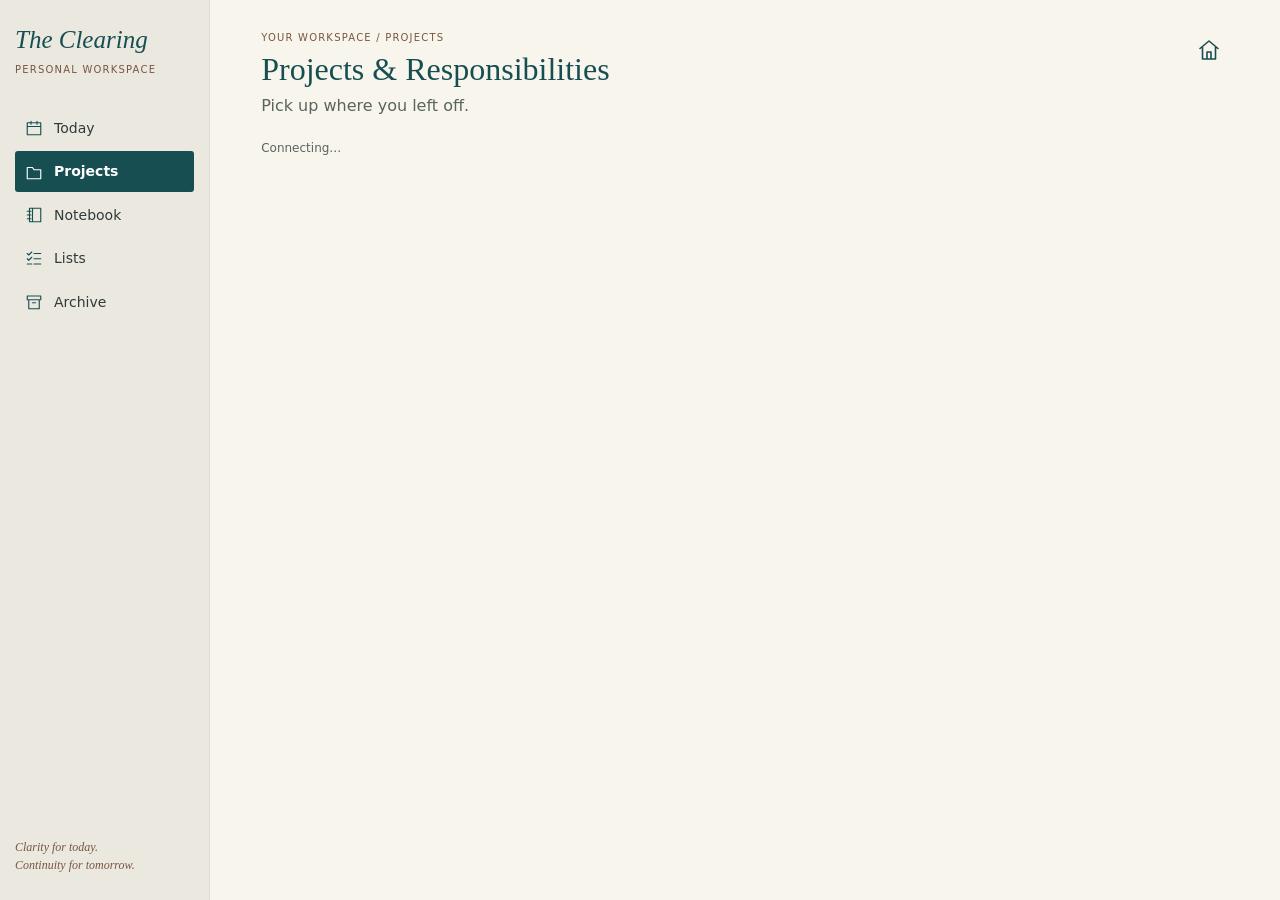
<file: projects.html>
<!doctype html><html lang="en"><head><meta charset="utf-8"><meta name="viewport" content="width=device-width,initial-scale=1"><meta name="referrer" content="no-referrer"><title>Projects | The Clearing</title><style>
*{box-sizing:border-box}body{margin:0;background:#f8f5ed;color:#303b39;font:16px/1.6 system-ui,sans-serif}header{background:#086788;color:white;padding:24px max(20px,calc((100vw - 1100px)/2))}header h1{font:italic 40px Georgia,serif;margin:0}header a{color:white}main{max-width:1100px;margin:auto;padding:24px}button,input,select,textarea{font:inherit;padding:9px;border-radius:4px}button{background:#174e52;color:white;border:0;cursor:pointer}button:disabled{opacity:.5}input,select,textarea{border:1px solid #87948d;background:white;color:#303b39;max-width:100%}button:focus-visible,a:focus-visible,input:focus-visible,textarea:focus-visible,select:focus-visible{outline:3px solid #963c60;outline-offset:3px}.toolbar{display:flex;flex-wrap:wrap;gap:10px;align-items:center}.layout{display:grid;grid-template-columns:minmax(220px,1fr) minmax(0,2.5fr);gap:24px;margin-top:20px}.entry{display:block;width:100%;text-align:left;background:#e1edf0;color:#174e52;margin:8px 0;padding:14px;overflow-wrap:anywhere}.entry[aria-current=true]{border-left:5px solid #086788;background:#e7edda}.entry small{display:block}.paper{background:#ffffff;padding:24px;border-top:4px solid #8cbf40;min-width:0}.paper label{display:block;margin:8px 0}.wide{width:100%}textarea{min-height:90px;resize:vertical}.resume{background:#eee5d8;padding:16px;margin:16px 0}.muted{font-size:14px;color:#59645e}h2,h3{color:#174e52}.task{display:flex;gap:8px;align-items:center;border-bottom:1px solid #ddd;padding:8px 0}.task span{overflow-wrap:anywhere}.task input{flex:none}[hidden]{display:none!important}@media(max-width:700px){.layout{grid-template-columns:1fr}main{padding:14px}.paper{padding:16px}}
#notes details{padding:12px;background:#e7edda;margin:10px 0}#notes summary{cursor:pointer;font-weight:600}#notes form{display:grid;gap:8px;margin:12px 0}#notes form button{justify-self:start}#settings{margin:12px 0 20px;border-bottom:1px solid #d5d9ce;padding-bottom:10px}#settings summary{cursor:pointer;color:#174e52;font-size:14px;font-weight:600}#overview p{white-space:pre-wrap;overflow-wrap:anywhere;margin:6px 0}#overview .quick-pin{font-size:14px;color:#174e52}.next-step{font-weight:600}.resume-text{white-space:pre-wrap}#resumeView h3{margin:10px 0 4px}#related h3{margin:12px 0 6px}.item summary{cursor:pointer;color:#174e52;overflow-wrap:anywhere}.item .remove-item{background:transparent;color:#963c60;border:1px solid #d5d9ce;font-size:13px;padding:3px 8px}#notes details{background:transparent;border-bottom:1px solid #deddd4;padding:10px 0;margin:0}#resumeView:not(:empty){border-left:3px solid #8cbf40;padding:4px 14px;margin:16px 0}.resume{background:#f0eee6}#related h3{margin-top:24px}</style><link rel="stylesheet" href="./clearing-shell.css?v=logout-3"><script defer src="./clearing-shell.js?v=logout-3"></script></head><body><main><button id="logout" hidden>Sign out</button><header><div class="eyebrow">YOUR WORKSPACE / PROJECTS</div><h1>Projects &amp; Responsibilities</h1><div>Pick up where you left off.</div></header><p id="status" role="status">Connecting…</p><a id="login" href="./workspace.html" hidden>Sign in</a><div id="app" hidden><div class="toolbar"><button id="new">+ New project</button><label>Workspace <select id="scope"><option value="all">Everything</option><option value="work">Work</option><option value="personal">Personal</option></select></label><label>Status <select id="filter"><option value="current">Active &amp; paused</option><option value="all">All</option><option value="completed">Completed</option><option value="archived">Archived</option></select></label></div><div class="layout"><aside><input id="search" type="search" placeholder="Find a project…" aria-label="Search projects" class="wide"><div id="list"></div></aside><section class="paper" id="editor" hidden><h2 id="heading">Project</h2><div id="overview" hidden><p id="descriptionView"></p><div id="resumeView"></div><label class="quick-pin"><input id="quickPin" type="checkbox"> Keep in View</label></div><details id="settings"><summary>Edit project details</summary><form id="form"><label>Name<input class="wide" name="name" required></label><div class="toolbar"><label>Type <select name="project_type"><option value="project">Project</option><option value="ongoing">Ongoing responsibility</option></select></label><label>Workspace <select name="workspace"><option value="personal">Personal</option><option value="work">Work</option></select></label><label>Status <select name="status"><option value="active">Active</option><option value="paused">Paused</option><option value="completed">Completed</option><option value="archived">Archived</option></select></label></div><label>Purpose / desired outcome<textarea class="wide" name="description"></textarea></label><div class="resume"><h3>Resume here</h3><label>Next action<input class="wide" name="next_action" placeholder="What should I do next?"></label><label>Where I left off<textarea class="wide" name="resume_notes" placeholder="Leave a message for your future self…"></textarea></label></div><div class="toolbar"><label>Target date (optional) <input type="date" name="target_date"></label><label><input type="checkbox" name="pinned"> Pin project</label></div><button>Save project</button> <button type="button" id="deleteProject">Delete project</button><span id="saved" class="muted" role="status"></span></form></details><div id="related" hidden><h3>Tasks</h3><div id="tasks"></div><form id="taskform" class="toolbar"><input name="title" required placeholder="Add a task…" aria-label="New project task"><button>Add</button></form><h3>Notes</h3><div id="notes"></div><form id="noteform" class="toolbar"><input class="wide" name="title" placeholder="Optional note title" aria-label="Note title"><textarea class="wide" name="content" placeholder="Write a note…" aria-label="Note content"></textarea><button>Save note</button></form></div></section></div></div></main><script type="module">
import {createClient} from 'https://esm.sh/@supabase/supabase-js@2.49.4';
const db=createClient('https://iifnugidzlgjsbfoapyy.supabase.co','sb_publishable_8IJB5S4tw4eesYAF5NNFmQ_xEepjsRf');
const $=id=>document.getElementById(id),form=$('form');let owner=null,rows=[],active=null,version=0,selection=0,dirty=false,busy=false;const check=r=>{if(r.error)throw r.error;return r.data};const err=e=>$('status').textContent=e.message||'Request failed';const el=(tag,t)=>{const n=document.createElement(tag);if(t!==undefined)n.textContent=t;return n};
function draw(){const q=$('search').value.toLowerCase(),s=$('scope').value,f=$('filter').value;const list=$('list');list.replaceChildren();for(const p of rows.filter(p=>(s==='all'||p.workspace===s)&&(f==='all'||(f==='current'?['active','paused'].includes(p.status):p.status===f))&&p.name.toLowerCase().includes(q)).sort((a,b)=>Number(b.pinned)-Number(a.pinned)||a.name.localeCompare(b.name))){const b=el('button',(p.pinned?'★ ':'')+p.name);b.className='entry';b.setAttribute('aria-current',String(active===p.id));b.append(el('small',p.workspace+' · '+(p.project_type==='ongoing'?'Ongoing': 'Project')+' · '+p.status));b.onclick=()=>{if(!busy&&leave())open(p.id)};list.append(b)}if(!list.children.length)list.textContent='No matching projects.'}
function leave(){return !dirty||confirm('Discard unsaved project changes?')}
async function load(){const v=version;const data=check(await db.from('projects').select('*').eq('user_id',owner));if(v!==version)return;rows=data;draw()}
$('quickPin').onchange=()=>{form.elements.pinned.checked=$('quickPin').checked;form.elements.pinned.dispatchEvent(new Event('change',{bubbles:true}));};function open(id){selection++;active=id;dirty=false;form.reset();const p=rows.find(x=>x.id===id);for(const k of ['name','project_type','workspace','status','description','next_action','resume_notes','target_date'])if(p)form.elements[k].value=p[k]||'';form.elements.pinned.checked=!!p?.pinned;if(!p&&$('scope').value==='work')form.elements.workspace.value='work';$('heading').textContent=p?.name||'New project';$('saved').textContent='';$('editor').hidden=false;$('settings').open=!p;$('overview').hidden=!p;$('descriptionView').textContent=p?.description||'';$('descriptionView').hidden=!p?.description;$('quickPin').checked=!!p?.pinned;$('resumeView').replaceChildren();if(p&&(p.next_action||p.resume_notes)){const h=el('h3','Resume here');const n=el('p',p.next_action||'');const notes=el('p',p.resume_notes||'');n.className='next-step';notes.className='resume-text';$('resumeView').append(h,n,notes)}$('related').hidden=!p;$('deleteProject').hidden=!p;$('tasks').replaceChildren();$('notes').replaceChildren();draw();if(p)related().catch(err);else form.elements.name.focus()}
async function related(){const v=version,s=selection,id=active;if(!id)return;const [t,n]=await Promise.all([db.from('tasks').select('id,title,status').eq('project_id',id).neq('status','archived').order('created_at'),db.from('notes').select('id,title,content').eq('project_id',id).eq('archived',false).order('updated_at',{ascending:false})]);if(v!==version||s!==selection)return;const tasks=check(t),notes=check(n);$('tasks').replaceChildren();$('notes').replaceChildren();for(const x of tasks){const l=el('label');l.className='task';const c=el('input');c.type='checkbox';c.checked=x.status==='completed';c.onchange=async()=>{c.disabled=true;try{check(await db.from('tasks').update({status:c.checked?'completed':'open'}).eq('id',x.id).eq('user_id',owner));await related()}catch(e){c.checked=!c.checked;err(e)}finally{c.disabled=false}};l.append(c,el('span',x.title));$('tasks').append(l)}for(const x of notes){const d=el('details');d.append(el('summary',x.title||x.content.slice(0,60)||'Untitled note'));const nf=el('form');const title=el('input');title.className='wide';title.value=x.title||'';title.setAttribute('aria-label','Note title');const body=el('textarea');body.className='wide';body.value=x.content;body.setAttribute('aria-label','Note content');const save=el('button','Save note');const status=el('span');status.setAttribute('role','status');const a=el('a','Open in Notebook');a.href='./notebook.html?note='+encodeURIComponent(x.id);nf.append(title,body,save,status);nf.onsubmit=e=>{e.preventDefault();action(async()=>{const v=version;save.disabled=true;try{const t=title.value.trim()||null,c=body.value;check(await db.from('notes').update({title:t,content:c}).eq('id',x.id).eq('user_id',owner).select('id').single());if(v!==version)return;d.querySelector('summary').textContent=t||c.slice(0,60)||'Untitled note';status.textContent=' Saved'}finally{save.disabled=false}})};d.append(nf,a);$('notes').append(d)}if(!tasks.length)$('tasks').textContent='No tasks yet.';if(!notes.length)$('notes').textContent='No notes yet.'}
async function action(fn){if(busy||!owner)return;busy=true;try{await fn()}catch(e){err(e)}finally{busy=false}}
form.addEventListener('input',e=>{if(e.target===form.elements.pinned&&active)return;dirty=true;$('saved').textContent='Unsaved changes'});form.elements.pinned.addEventListener('change',async()=>{if(!active)return;const box=form.elements.pinned,id=active,v=version,u=owner,wanted=box.checked,previous=!!rows.find(x=>x.id===id)?.pinned;if(busy){box.checked=previous;return}busy=true;box.disabled=true;try{const updated=check(await db.from('projects').update({pinned:wanted}).eq('id',id).eq('user_id',u).select().single());if(v!==version)return;rows=rows.map(x=>x.id===id?updated:x);draw();if(active===id){$('saved').textContent=dirty?'Pin saved; other changes unsaved':(wanted?'Pinned':'Unpinned')}}catch(e){if(v===version&&active===id){box.checked=previous;$('saved').textContent='Pin failed: '+e.message}}finally{busy=false;box.disabled=false}});form.onsubmit=e=>{e.preventDefault();action(async()=>{const v=version,id=active,data=Object.fromEntries(new FormData(form));data.name=data.name.trim();if(!data.name)return;data.target_date=data.target_date||null;data.pinned=form.elements.pinned.checked;const before=JSON.stringify(data);const p=check(await (id?db.from('projects').update(data).eq('id',id).eq('user_id',owner):db.from('projects').insert({...data,user_id:owner})).select().single());if(v!==version)return;await load();if(v!==version)return;const now=Object.fromEntries(new FormData(form));now.name=now.name.trim();now.target_date=now.target_date||null;now.pinned=form.elements.pinned.checked;if(JSON.stringify(now)===before){open(p.id);$('saved').textContent='Saved'}else{active=p.id;$('related').hidden=false;$('saved').textContent='New changes not saved';draw();await related()}})};
$('new').onclick=()=>{if(!busy&&leave())open(null)};for(const id of ['scope','filter','search'])$(id).addEventListener('input',draw);
$('taskform').onsubmit=e=>{e.preventDefault();action(async()=>{const v=version,p=rows.find(x=>x.id===active),title=e.target.elements.title.value.trim();if(!p||!title)return;check(await db.from('tasks').insert({title,project_id:p.id,workspace:p.workspace,user_id:owner}));if(v!==version)return;e.target.reset();await related()})};
$('noteform').onsubmit=e=>{e.preventDefault();action(async()=>{const v=version,p=rows.find(x=>x.id===active);if(!p)return;const title=e.target.elements.title.value.trim()||null,content=e.target.elements.content.value;if(!title&&!content.trim())return;check(await db.from('notes').insert({title,content,project_id:p.id,workspace:p.workspace,user_id:owner}));if(v!==version)return;e.target.reset();await related()})};
$('deleteProject').onclick=()=>{if(!active||!confirm('Permanently delete this project? Associated tasks, notes and priorities will remain.'))return;action(async()=>{const v=version;check(await db.from('projects').delete().eq('id',active).eq('user_id',owner).select('id').single());if(v!==version)return;dirty=false;active=null;$('editor').hidden=true;await load()})};window.addEventListener('beforeunload',e=>{if(dirty){e.preventDefault();e.returnValue=''}});
function show(session){const next=session?.user?.id||null;if(next===owner&&next)return;version++;selection++;owner=next;$('logout').hidden=!owner;rows=[];active=null;dirty=false;form.reset();$('list').replaceChildren();$('tasks').replaceChildren();$('notes').replaceChildren();$('editor').hidden=true;$('app').hidden=!owner;$('login').hidden=!!owner;$('status').textContent=owner?'Private workspace':'Signed out.';if(owner)load().then(()=>{const id=new URLSearchParams(location.search).get('project');if(id&&rows.some(x=>x.id===id))open(id)}).catch(err)}
db.auth.onAuthStateChange((_e,s)=>setTimeout(()=>show(s),0));
$('logout').onclick=async()=>{try{if(busy)return;if(dirty&&!confirm('Sign out without saving your changes?'))return;const {error}=await db.auth.signOut();if(error)throw error;location.href='./workspace.html'}catch(e){$('status').textContent=e.message}};
</script></body></html>
</file>
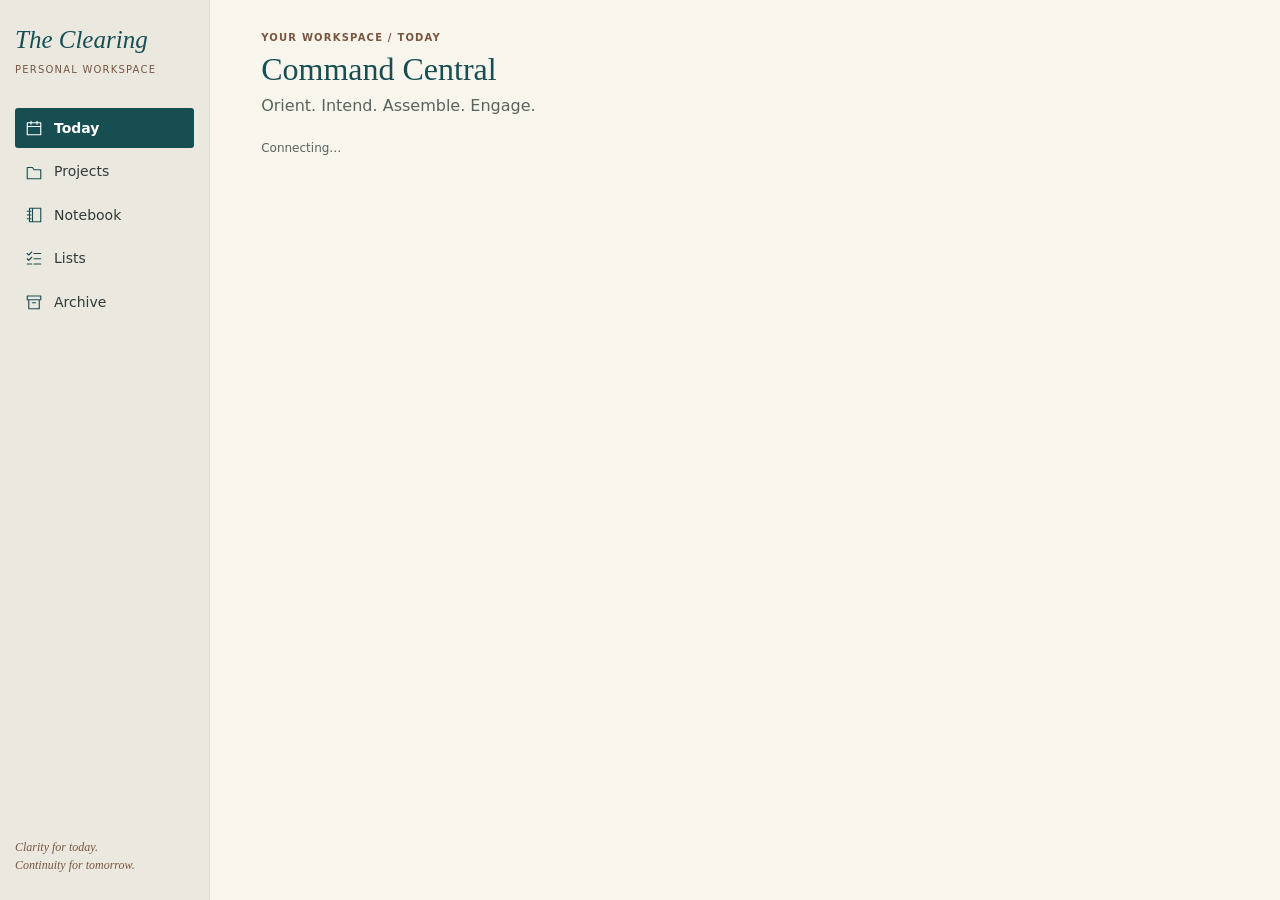
<file: workspace.html>
<!doctype html>
<html lang="en"><head><meta charset="utf-8"><meta name="viewport" content="width=device-width,initial-scale=1"><meta name="referrer" content="no-referrer"><title>The Clearing | Private workspace</title><style>
*{box-sizing:border-box}body{margin:0;background:#f8f5ed;color:#303b39;font:16px/1.6 system-ui,sans-serif}header{background:#086788;color:white;padding:24px max(20px,calc((100vw - 900px)/2))}h1{font:italic 40px Georgia,serif;margin:0}header p{margin:0}main{max-width:900px;margin:auto;padding:24px}h2,h3{color:#174e52}section{background:#ffffff;padding:22px;margin:18px 0;border-left:5px solid #8cbf40}label{display:block}input,select,button{font:inherit;padding:9px;border-radius:4px}input,select{border:1px solid #87948d;background:white;max-width:100%}button{border:0;background:#174e52;color:white;cursor:pointer}button:disabled{opacity:.6;cursor:wait}button:focus-visible,input:focus-visible,select:focus-visible,a:focus-visible{outline:3px solid #963c60;outline-offset:3px}form{display:flex;flex-wrap:wrap;gap:10px;align-items:end}form input{min-width:140px;flex:1}#login form{display:grid;max-width:380px}#login input{width:100%}.task{display:flex;gap:10px;align-items:center;padding:10px 0;border-bottom:1px solid #e3e5dd}.task span{flex:1;overflow-wrap:anywhere}.done{text-decoration:line-through;color:#59645e}.muted{color:#59645e;font-size:14px}#status{white-space:pre-wrap;color:#795640}a{color:#086788}[hidden]{display:none!important}
.layout{display:grid;grid-template-columns:2fr 1fr;gap:20px}.toolbar{display:flex;align-items:center;justify-content:space-between;flex-wrap:wrap;gap:12px}.filters{display:flex;gap:6px;flex-wrap:wrap}.filters button{background:#e1edf0;color:#174e52}.filters button[aria-pressed=true]{background:#086788;color:white}.eyebrow{font-size:12px;letter-spacing:.12em;color:#795640;font-weight:700}.signals{display:grid;grid-template-columns:repeat(3,1fr);gap:10px}.signal{background:#e1edf0;padding:14px;border-radius:4px}.signal:nth-child(2){background:#e7edda}.signal:nth-child(3){background:#f1e1e6}.signal strong{display:block;font-size:26px;color:#174e52}.task{flex-wrap:wrap}.task label{display:flex;align-items:center;gap:8px;flex:1;min-width:150px}.task button{font-size:13px;padding:5px 8px}.task input[type=date]{font-size:13px;padding:5px;min-width:0}.week{display:grid;grid-template-columns:repeat(auto-fit,minmax(100px,1fr));gap:8px}.day{background:#f0eee5;padding:10px;overflow-wrap:anywhere}.day p{font-size:13px}.note{background:#eee5d8;border-color:#795640}@media(max-width:680px){.layout{grid-template-columns:1fr;gap:0}.signals{grid-template-columns:repeat(3,minmax(0,1fr))}.signal{padding:8px;font-size:12px}main{padding:16px}}#planning textarea{width:100%;font:inherit;padding:9px;border:1px solid #87948d;border-radius:4px}#planning details{background:#e7edda;padding:12px;margin:12px 0}#planning summary{cursor:pointer;font-weight:600;color:#174e52}#planning form{margin:10px 0}#planning .fields{display:grid;gap:8px}#planning .fields input{width:100%}#planning a{overflow-wrap:anywhere}.action-menu{position:relative;display:inline-block;flex:none}.action-menu summary{cursor:pointer;list-style:none;padding:3px 10px;border:1px solid #87948d;border-radius:4px;font-weight:700;color:#174e52}.action-menu summary::-webkit-details-marker{display:none}.action-menu[open] .menu-items{display:grid;position:absolute;right:0;top:100%;z-index:5;background:#ffffff;border:1px solid #87948d;padding:6px;min-width:115px;box-shadow:0 4px 12px #303b3920;gap:4px}.menu-items button{background:transparent;color:#174e52;text-align:left;font-size:14px;padding:6px 8px}.menu-items button:hover,.menu-items button:focus-visible{background:#e1edf0}.capture-row{display:flex;align-items:center;flex-wrap:wrap;gap:8px;padding:10px 0;border-bottom:1px solid #dedbd1}.capture-row>span{flex:1;min-width:100px;overflow-wrap:anywhere}.capture-row>form{flex-basis:100%;min-width:0}.capture-row button{font-size:13px;padding:5px 9px}.task button.pin-control{background:transparent;color:#174e52;border:1px solid #87948d}.task button.pin-control[aria-pressed=true]{background:#e7edda}.task label{overflow-wrap:anywhere}.priority-outcome{font-weight:600;color:#174e52}.priority-notes{white-space:pre-wrap;overflow-wrap:anywhere;background:#ffffff;padding:10px}#planning .priority-settings{background:transparent;border:1px solid #aab5a2;padding:8px;margin:8px 0}#planning .priority-settings summary{font-size:14px;font-weight:500}#planning h4{margin:16px 0 6px}#fieldSheet{display:none}@page{size:letter portrait;margin:.45in}@media print{body{margin:0!important;background:white!important}body:has(#fieldSheet)>:not(#fieldSheet){display:none!important}#fieldSheet{display:flex!important;flex-direction:column;box-sizing:border-box;height:10in;width:100%;font:10pt Arial,sans-serif;color:#303b39;overflow:hidden;break-inside:avoid}#fieldSheet .fs-head{display:flex;align-items:baseline;justify-content:space-between;border-bottom:1.5pt solid #174e52;padding-bottom:5pt}#fieldSheet h1{font:italic 23pt Georgia,serif;color:#174e52;margin:0}#fieldSheet .fs-head span{font-size:10pt}#fieldSheet p{margin:2pt 0;line-height:1.25;overflow-wrap:anywhere}#fieldSheet .fs-intention{margin:8pt 0}#fieldSheet h2{font: bold 9pt Arial,sans-serif;text-transform:uppercase;letter-spacing:1pt;color:#174e52;margin:8pt 0 4pt}#fieldSheet .fs-cols{display:grid;grid-template-columns:1fr 1fr;gap:18pt;max-height:3.8in;overflow:hidden}#fieldSheet .fs-small{font-size:8pt}#fieldSheet .fs-blank{color:#69756d}#fieldSheet .fs-notes-title{border-top:1pt solid #174e52;padding-top:8pt;margin-top:10pt}#fieldSheet .fs-dots{flex:1;min-height:0}#fieldSheet footer{background:none;color:#795640;text-align:center;font:italic 8pt Georgia,serif;padding:4pt 0 0;margin:0}}</style><link rel="stylesheet" href="./clearing-shell.css?v=white-2"><style>.command-central .layout{grid-template-columns:minmax(0,2fr) minmax(0,1fr);gap:20px}.command-central .layout aside{border:0;padding:0;max-height:none;overflow:visible}.command-central main section{background:white;border-left:0;border:1px solid #deddd4;border-radius:4px}.command-central main section.note{background:#ffffff}.command-central .signal{background:#ffffff}.command-central #planning details{background:#ffffff}.command-central #planning .priority-settings{background:transparent}.command-central .priority-notes{background:white}.command-central .day{background:#ffffff}.command-central .home-link{display:none}@media(max-width:1050px){.command-central .layout{grid-template-columns:1fr}}@media print{body.command-central{display:block!important;min-height:0!important}}.command-central .orientation{display:grid;grid-template-columns:1fr 1.4fr;gap:16px}.command-central .orientation section{margin:0;min-width:0}.command-central section h3{margin:0 0 10px}.command-central .quick-capture{display:flex;align-items:center;gap:16px;padding:12px 18px}.command-central .quick-capture h3{font-size:15px;margin:0;white-space:nowrap}.command-central .quick-capture form{flex:1;min-width:0}.command-central .signals{gap:6px}.command-central .signal{padding:8px;border:0;font-size:12px}.command-central .signal strong{font-size:23px}.command-central #intentionForm{display:flex;align-items:end;gap:10px}.command-central #intentionForm label{flex:1;min-width:160px}.command-central #intentionForm textarea{display:block;min-height:42px;resize:vertical}.command-central .week-disclosure>summary,.command-central .inbox-disclosure>summary{cursor:pointer;color:#174e52;font-weight:600}.command-central .week-disclosure .week{margin-top:12px}@media(max-width:1050px){.command-central .orientation{grid-template-columns:1fr}}@media(max-width:700px){.command-central .quick-capture{display:block}.command-central .quick-capture h3{margin-bottom:8px}}#intentionPanel{padding:18px 24px;border-left:3px solid #174e52}#intentionQuote blockquote{font:italic 24px/1.5 Georgia,serif;color:#174e52;margin:10px 0;white-space:pre-wrap;overflow-wrap:anywhere}.intention-actions{display:flex;justify-content:flex-end;gap:8px}.intention-actions button,#cancelIntention{background:transparent;color:#174e52;border:1px solid #deddd4;font-size:13px;padding:5px 9px}#intentionForm textarea{width:100%;font:inherit;padding:9px;border:1px solid #87948d;border-radius:4px} .command-central #logout{background:transparent;color:#174e52;text-align:left;border:1px solid #deddd4;padding:8px 10px;font-size:13px;margin-top:8px}.command-central #logout:hover{background:#f8f5ed}.capture-row>span{flex-basis:100%;white-space:pre-wrap}.capture-row .capture-secondary{background:transparent;color:#174e52;border:1px solid #deddd4}.capture-row .capture-delete{background:transparent;color:#982e3d;border:1px solid #deddd4}.capture-row textarea{width:100%;font:inherit;padding:8px;border:1px solid #87948d;border-radius:4px;resize:vertical}.task-views{margin:0 0 14px}.task-views button{font-size:13px;padding:6px 10px}.command-central .layout>aside{min-width:0}.capture-row{min-width:0}.capture-row .capture-process{display:grid;grid-template-columns:minmax(0,1fr);gap:10px;padding:12px;background:#f8f5ed;border:1px solid #deddd4;border-radius:4px;width:100%;box-sizing:border-box}.capture-process label{display:grid;gap:4px;min-width:0;font-size:12px;font-weight:600;color:#174e52}.capture-process input,.capture-process select{width:100%;min-width:0;max-width:100%;font-size:14px;font-weight:400;padding:7px}.capture-process .process-actions{display:flex;flex-wrap:wrap;gap:8px;align-items:center}.capture-process .process-actions button{width:auto;flex:none;max-width:100%}.capture-process small:empty{display:none}.command-central .task button.add-to-day{background:#174e52;color:#fff;font-size:24px;line-height:1;width:34px;height:34px;padding:0;flex:none;font-weight:600}.command-central .task button.add-to-day:hover{background:#086788}</style><script defer src="./clearing-shell.js"></script><style>.command-central .vaktari-panel{display:flex;align-items:center;gap:12px;flex-wrap:wrap}.vaktari-copy{flex:1 1 145px;min-width:0}.vaktari-watching{display:block;width:clamp(110px,42%,210px);height:auto;object-fit:contain;flex:none;margin-left:auto;pointer-events:none}@media(max-width:480px){.vaktari-watching{width:120px}} </style></head><body class="command-central"><main><header><div class="eyebrow">YOUR WORKSPACE / TODAY</div><h1>Command Central</h1><p>Orient. Intend. Assemble. Engage.</p></header><p id="status" role="status">Connecting…</p><section id="login" hidden><h2>Welcome back</h2><p>Sign in to your private workspace.</p><form id="loginform"><label>Email<input type="email" name="email" autocomplete="username" required></label><label>Password<input type="password" name="password" autocomplete="current-password" required></label><button>Sign in</button></form></section><div id="workspace" hidden><div class="toolbar"><div class="filters" aria-label="Workspace filter"><button data-scope="combined" aria-pressed="true">Everything</button><button data-scope="work" aria-pressed="false">Work</button><button data-scope="personal" aria-pressed="false">Personal</button></div><button id="logout" hidden>Sign out</button></div><p class="eyebrow" id="date"></p><section class="quick-capture"><h3>Quick capture</h3><form id="captureform"><input name="content" aria-label="Quick capture" placeholder="Capture a thought…" required><button>Capture</button></form></section><div class="orientation"><section class="note vaktari-panel"><div class="vaktari-copy"><h3>Vaktari · The Scout</h3><p id="scoutObservation">Not everything needs to happen today.</p><p id="scoutInvitation"></p><p id="scoutQuestion"></p><p class="muted">Daily orientation · Rule-based preview, not AI.</p></div><img class="vaktari-watching" src="./assets/vaktari/watching.png" alt="" width="1536" height="1024" decoding="async"></section><section><h3>Get your bearings</h3><div class="signals"><div class="signal"><strong id="openCount">—</strong>Open tasks</div><div class="signal"><strong id="todayCount">—</strong>Planned today</div><div class="signal"><strong id="inboxCount">—</strong>Inbox captures</div></div></section></div><section id="intentionPanel" hidden><div id="intentionQuote" hidden><div class="eyebrow">DAILY INTENTION · <span id="intentionDate"></span></div><blockquote id="intentionText"></blockquote><div class="intention-actions"><button type="button" id="editIntention">Revise</button><button type="button" id="clearIntention">Clear</button></div></div><form id="intentionForm" class="fields"><label>Today, I want to… <span class="muted">(optional)</span><textarea name="intention" rows="1" placeholder="A short intention for the day"></textarea></label><button>Commit intention</button><button type="button" id="cancelIntention" hidden>Cancel</button></form></section><section id="planning"><div class="toolbar"><h3>My Top Three</h3><label>Plan date <input id="planDate" type="date"></label><button id="planToday" type="button">Today</button><button id="printDay" type="button" disabled>Print My Day</button></div><p>What matters most? One priority is enough.</p><p id="planStatus" role="status" class="muted"></p><div id="priorities"></div></section><div class="layout"><div><section><h3>Assemble your day</h3><div class="filters task-views" aria-label="Task view"><button type="button" data-task-view="today" aria-pressed="true">Today</button><button type="button" data-task-view="unscheduled" aria-pressed="false">Unscheduled</button><button type="button" data-task-view="upcoming" aria-pressed="false">Upcoming</button><button type="button" data-task-view="all" aria-pressed="false">All</button></div><form id="taskform"><input name="title" aria-label="Task title" placeholder="Add a task…" required><select name="workspace" aria-label="Workspace"><option value="personal">Personal</option><option value="work">Work</option></select><button id="addTaskButton">Add to today</button></form><p class="muted" id="taskViewHint">Actions planned for today. Change the date to move an action.</p><div id="tasks"></div></section><section><details class="week-disclosure"><summary>This week</summary><div class="week" id="week"></div></details></section></div><aside><section><h3>Keep in View</h3><p class="muted">Pinned items across days.</p><div id="keep"></div></section><section><details class="inbox-disclosure"><summary>Inbox captures</summary><div id="captures"></div></details></section></aside></div></div></main><script type="module">
import {createClient} from 'https://esm.sh/@supabase/supabase-js@2.49.4';
const db=createClient('https://iifnugidzlgjsbfoapyy.supabase.co','sb_publishable_8IJB5S4tw4eesYAF5NNFmQ_xEepjsRf');
const $=id=>document.getElementById(id);let current=null, generation=0, scope='combined', taskData=[], captureData=[];const dateKey=d=>[d.getFullYear(),String(d.getMonth()+1).padStart(2,'0'),String(d.getDate()).padStart(2,'0')].join('-');const today=dateKey(new Date());$('date').textContent=new Date().toLocaleDateString(undefined,{weekday:'long',month:'long',day:'numeric'});
function status(t){$('status').textContent=t}
let pinnedRows=[];function clear(){ $('scoutObservation').textContent='Not everything needs to happen today.';$('scoutInvitation').textContent='';$('scoutQuestion').textContent=''; $('printDay').disabled=true;pinnedRows=[];$('keep').replaceChildren(); planVersion++;$('priorities').replaceChildren();$('intentionForm').reset();$('intentionPanel').hidden=true;$('planStatus').textContent=''; taskData=[];captureData=[];$('week').replaceChildren();for(const id of ['openCount','todayCount','inboxCount'])$(id).textContent='—'; $('tasks').replaceChildren();$('captures').replaceChildren();$('taskform').reset();$('captureform').reset(); }
function fail(e){status('Could not complete the request: '+(e?.message||'Unknown error'))}
async function mutate(button,action){button.disabled=true;try{const {error}=await action();if(error)throw error;await load()}catch(e){fail(e);render()}finally{button.disabled=false}}
function actionMenu(label,buttons){const d=document.createElement('details');d.className='action-menu';const summary=document.createElement('summary');summary.textContent='⋯';summary.setAttribute('aria-label',label);const items=document.createElement('div');items.className='menu-items';for(const b of buttons){b.addEventListener('click',()=>{d.open=false});items.append(b)}d.append(summary,items);d.addEventListener('toggle',()=>{if(d.open)for(const other of document.querySelectorAll('.action-menu[open]'))if(other!==d)other.open=false});return d}
document.addEventListener('click',e=>{for(const d of document.querySelectorAll('.action-menu[open]'))if(!d.contains(e.target))d.open=false});document.addEventListener('keydown',e=>{if(e.key==='Escape')for(const d of document.querySelectorAll('.action-menu[open]')){d.open=false;d.querySelector('summary').focus()}});
let taskView="today";
function setTaskView(view){taskView=view;document.querySelectorAll("[data-task-view]").forEach(b=>b.setAttribute("aria-pressed",String(b.dataset.taskView===view)));$("addTaskButton").textContent=view==="today"?"Add to today":"Add unscheduled";$("taskViewHint").textContent=({today:"Actions planned for today. Change the date to move an action.",unscheduled:"Choose actions to add to today, or assign a different date.",upcoming:"Bring an action into today or change its planned date.",all:"All active and completed actions, including earlier planned dates."})[view];render()}
document.querySelectorAll("[data-task-view]").forEach(b=>b.onclick=()=>setTaskView(b.dataset.taskView));
function render(){if(!current)return;drawKeep();renderScout();const rows=taskData.filter(t=>scope==='combined'||t.workspace===scope);$('openCount').textContent=rows.filter(t=>t.status!=='completed').length;$('todayCount').textContent=rows.filter(t=>t.planned_date===today&&t.status!=='completed').length;$('inboxCount').textContent=captureData.length;$('tasks').replaceChildren();$('captures').replaceChildren();const visible=rows.filter(t=>taskView==="all"||(taskView==="today"?t.planned_date===today:taskView==="unscheduled"?!t.planned_date&&t.status!=="completed":t.planned_date>today&&t.status!=="completed"));for(const task of visible){const row=document.createElement('div');row.className='task';const label=document.createElement('label');const check=document.createElement('input');check.type='checkbox';check.checked=task.status==='completed';const span=document.createElement('span');span.textContent=task.title;span.className=check.checked?'done':'';label.append(check,span);check.setAttribute('aria-label','Mark '+task.title+' complete');const tag=document.createElement('small');tag.textContent=task.workspace;const date=document.createElement('input');date.type='date';date.value=task.planned_date||'';date.setAttribute('aria-label','Planned date for '+task.title);date.onchange=()=>mutate(date,()=>db.from('tasks').update({planned_date:date.value||null}).eq('id',task.id));const edit=document.createElement('button');edit.textContent='Edit';edit.onclick=()=>{const title=prompt('Edit task',task.title);if(title?.trim())mutate(edit,()=>db.from('tasks').update({title:title.trim()}).eq('id',task.id))};const remove=document.createElement('button');remove.textContent='Archive';remove.onclick=()=>mutate(remove,()=>db.from('tasks').update({status:'archived'}).eq('id',task.id));const del=document.createElement('button');del.textContent='Delete';del.onclick=()=>{if(confirm('Permanently delete this task? Subtasks will remain.'))mutate(del,()=>db.from('tasks').delete().eq('id',task.id).eq('user_id',current))};row.id='task-'+task.id;const pin=document.createElement('button');pin.textContent=task.pinned?'Unpin':'Pin';pin.setAttribute('aria-pressed',String(!!task.pinned));pin.onclick=()=>mutate(pin,()=>db.from('tasks').update({pinned:!task.pinned}).eq('id',task.id).eq('user_id',current));pin.className='pin-control';if(taskView!=='today'&&task.planned_date!==today&&task.status!=='completed'){check.hidden=true;const choose=document.createElement('button');choose.textContent='+';choose.className='add-to-day';choose.title='Add to today';choose.setAttribute('aria-label','Add '+task.title+' to today');choose.onclick=()=>mutate(choose,()=>db.from('tasks').update({planned_date:today}).eq('id',task.id).eq('user_id',current));row.append(label,tag,choose,date,pin,actionMenu('More actions for '+task.title,[edit,remove,del]));}else{row.append(label,tag,date,pin,actionMenu('More actions for '+task.title,[edit,remove,del]));}$('tasks').append(row);check.onchange=()=>mutate(check,()=>db.from('tasks').update({status:check.checked?'completed':'open'}).eq('id',task.id))}if(!visible.length)$('tasks').textContent='No actions in this view.';for(const item of captureData){const p=document.createElement('div');p.className='capture-row';const content=document.createElement('span');content.textContent=item.content;p.append(content);const edit=document.createElement('button');edit.textContent='Edit';edit.className='capture-secondary';edit.onclick=()=>{if(p.querySelector('form'))return;const form=document.createElement('form');const input=document.createElement('textarea');input.value=item.content;input.required=true;input.rows=3;input.setAttribute('aria-label','Edit capture');const save=document.createElement('button');save.textContent='Save';const cancel=document.createElement('button');cancel.type='button';cancel.textContent='Cancel';cancel.className='capture-secondary';form.append(input,save,cancel);p.append(form);input.focus();edit.disabled=true;process.disabled=true;remove.disabled=true;cancel.onclick=()=>{form.remove();edit.disabled=false;process.disabled=false;remove.disabled=false};form.onsubmit=e=>{e.preventDefault();if(!input.value.trim())return;mutate(save,()=>db.from('inbox').update({content:input.value.trim()}).eq('id',item.id).eq('user_id',current).eq('status','unprocessed'))}};const process=document.createElement('button');process.textContent='Process';process.onclick=()=>openProcess(item,p,process);const remove=document.createElement('button');remove.textContent='Delete';remove.className='capture-delete';remove.onclick=()=>{if(confirm('Permanently delete this capture?'))mutate(remove,()=>db.from('inbox').delete().eq('id',item.id).eq('user_id',current).eq('status','unprocessed'))};p.append(edit,process,remove);$('captures').append(p)}if(!captureData.length)$('captures').textContent='Nothing captured yet.';const week=$('week');week.replaceChildren();const monday=new Date();monday.setDate(monday.getDate()-(monday.getDay()+6)%7);for(let i=0;i<7;i++){const d=new Date(monday);d.setDate(d.getDate()+i);const cell=document.createElement('div');cell.className='day';const h=document.createElement('strong');h.textContent=d.toLocaleDateString(undefined,{weekday:'short',day:'numeric'});cell.append(h);for(const t of rows.filter(t=>t.planned_date===dateKey(d))){const p=document.createElement('p');p.textContent=(t.status==='completed'?'✓ ':'')+t.title;cell.append(p)}week.append(cell)}}
function renderScout(){if(!current)return;const match=x=>scope==='combined'||x.workspace===scope;const open=taskData.filter(t=>match(t)&&t.status!=='completed');const scheduled=open.filter(t=>t.planned_date===today);const earlier=open.filter(t=>t.planned_date&&t.planned_date<today);const upcoming=open.filter(t=>t.planned_date>today).sort((a,b)=>a.planned_date.localeCompare(b.planned_date));const pins=pinnedRows.filter(match).length+open.filter(t=>t.pinned).length;const inbox=captureData.filter(match).length;const intention=$('planDate').value===today?plan?.intention?.trim():'';const obs=earlier.length?earlier.length+' open action'+(earlier.length===1?' was':'s were')+' planned for an earlier day.':scheduled.length?scheduled.length+' open action'+(scheduled.length===1?' is':'s are')+' planned for today.': 'Your day has room to take shape.';const invite=earlier.length?'Consider whether those earlier actions still belong in your plans.':upcoming.length?'Your next planned action is '+upcoming[0].title+' ('+upcoming[0].planned_date+').':inbox?'There '+(inbox===1?'is one capture':'are '+inbox+' captures')+' waiting in your inbox.':pins?'You have '+pins+' pinned item'+(pins===1?'':'s')+' to revisit if useful.':open.length?'Consider choosing one unfinished action that matters.':'There is no need to invent another task.';$('scoutObservation').textContent=obs;$('scoutInvitation').textContent=invite;$('scoutQuestion').textContent=intention?'What would support your intention: “'+intention+'”?':'What would make today feel well spent?';}
function drawKeep(){const root=$('keep');root.replaceChildren();const all=[...pinnedRows,...taskData.filter(t=>t.pinned&&t.status!=='completed').map(t=>({id:t.id,title:t.title,workspace:t.workspace,type:'Task',href:'#task-'+t.id}))];for(const x of all.filter(x=>scope==='combined'||x.workspace===scope)){const p=document.createElement('p'),a=document.createElement('a');a.href=x.href;a.textContent=x.title||'Untitled';if(x.type==='Task')a.onclick=e=>{e.preventDefault();setTaskView('all');document.getElementById('task-'+x.id)?.scrollIntoView({block:'center'});};p.append(a,document.createTextNode(' · '+x.type));root.append(p)}if(!root.children.length)root.textContent='Pin a project, note, list or task to keep it here.'}
async function loadKeep(){const g=generation,u=current;const configs=[['projects','name','Project','project','status','archived'],['notes','title','Note','note','archived',true],['lists','name','List','list','archived',true]];const results=await Promise.all(configs.map(async ([table,col,type,key,field,value])=>{const r=await db.from(table).select('id,workspace,'+col).eq('user_id',u).eq('pinned',true).neq(field,value);if(r.error)throw r.error;return r.data.map(x=>({id:x.id,title:x[col],workspace:x.workspace,type,href:'./'+(table==='notes'?'notebook':table)+'.html?'+key+'='+encodeURIComponent(x.id)}))}));if(g!==generation||u!==current)return;pinnedRows=results.flat();drawKeep();renderScout()}
async function openProcess(item,root,button){if(root.querySelector('form'))return;const u=current,g=generation;button.disabled=true;const form=document.createElement('form');form.className='capture-process';const field=(label,node)=>{const l=document.createElement('label');const caption=document.createElement('span');caption.textContent=label;l.append(caption,node);form.append(l);return node};const select=(options)=>{const n=document.createElement('select');for(const [value,label] of options){const o=document.createElement('option');o.value=value;o.textContent=label;n.append(o)}return n};const dest=field('Destination',select([['task','Create task'],['note','Create note'],['project','Start project'],['list','Add to list']]));const title=field('Title',document.createElement('input'));title.value=item.content.trim().split('\n')[0].slice(0,120);title.required=true;const ws=field('Workspace',select([['personal','Personal'],['work','Work']]));ws.value=item.workspace|| (scope==='work'?'work':'personal');const list=field('Destination list',select([['','Choose a list']]));list.parentElement.hidden=true;const save=document.createElement('button');save.textContent='Create & process';const cancel=document.createElement('button');cancel.type='button';cancel.textContent='Cancel';cancel.onclick=()=>{form.remove();button.disabled=false};const msg=document.createElement('small');msg.setAttribute('role','status');const actions=document.createElement('div');actions.className='process-actions';cancel.className='capture-secondary';actions.append(save,cancel);form.append(actions,msg);root.append(form);let lists=[],ready=false;function sync(){const isList=dest.value==='list';list.parentElement.hidden=!isList;ws.parentElement.hidden=isList;list.required=isList;save.disabled=isList&&!ready}dest.onchange=sync;try{const result=await db.from('lists').select('id,name,workspace').eq('user_id',u).eq('archived',false).order('name');if(result.error)throw result.error;if(g!==generation)return;lists=result.data;for(const x of lists){const o=document.createElement('option');o.value=x.id;o.textContent=x.name+' · '+x.workspace;list.append(o)}ready=true;sync()}catch(e){msg.textContent='Could not load lists: '+e.message;sync()}form.onsubmit=async e=>{e.preventDefault();if(g!==generation||u!==current||save.disabled||!title.value.trim())return;save.disabled=true;cancel.disabled=true;dest.disabled=true;title.disabled=true;ws.disabled=true;list.disabled=true;msg.textContent='Processing…';try{const result=await db.rpc('process_inbox_capture',{p_capture_id:item.id,p_destination:dest.value,p_title:title.value.trim(),p_workspace:dest.value==='list'?lists.find(x=>x.id===list.value)?.workspace||ws.value:ws.value,p_list_id:dest.value==='list'?list.value:null});if(result.error)throw result.error;if(g!==generation)return;await load();status('Capture processed.')}catch(e){if(g!==generation)return;msg.textContent=e.message;cancel.disabled=false;dest.disabled=false;title.disabled=false;ws.disabled=false;list.disabled=false;sync()}}}
async function load(){const g=generation;const [t,c]=await Promise.all([db.from('tasks').select('id,title,status,workspace,planned_date,daily_priority_id,pinned').neq('status','archived').order('created_at'),db.from('inbox').select('id,content,workspace').eq('status','unprocessed').order('created_at')]);if(g!==generation||!current)return;if(t.error||c.error)throw t.error||c.error;taskData=t.data;captureData=c.data;render();renderPriorityTasks();status('Connected.');loadKeep().catch(e=>{$('keep').textContent='Unable to load pinned items: '+e.message})}
document.querySelectorAll('[data-scope]').forEach(b=>b.onclick=()=>{scope=b.dataset.scope;document.querySelectorAll('[data-scope]').forEach(n=>n.setAttribute('aria-pressed',String(n===b)));if(scope!=='combined')$('taskform').elements.workspace.value=scope;render()});
function show(session){const previous=current;const next=session?.user?.id||null;if(next!==current){generation++;clear()}current=next;$('login').hidden=!!current;$('workspace').hidden=!current;$('logout').hidden=!current;if(current){load().catch(fail);if(next!==previous||!$('priorities').children.length)loadPlan().catch(planFail)}else status('Signed out.')}
db.auth.onAuthStateChange((_event,session)=>{setTimeout(()=>show(session),0)});
async function submit(form,action){const b=form.querySelector('button');b.disabled=true;try{await action(new FormData(form));}catch(e){fail(e)}finally{b.disabled=false}}
$('loginform').onsubmit=e=>{e.preventDefault();submit(e.target,async f=>{const {error}=await db.auth.signInWithPassword({email:f.get('email'),password:f.get('password')});if(error)throw error;e.target.reset()})};
$('logout').onclick=async()=>{try{const {error}=await db.auth.signOut();if(error)throw error;show(null)}catch(e){fail(e)}};
$('taskform').onsubmit=e=>{e.preventDefault();submit(e.target,async f=>{const title=f.get('title').trim();if(!title)return;const {error}=await db.from('tasks').insert({title,workspace:f.get('workspace'),planned_date:taskView==='today'?today:null});if(error)throw error;e.target.reset();await load()})};
$('captureform').onsubmit=e=>{e.preventDefault();submit(e.target,async f=>{const content=f.get('content').trim();if(!content)return;const {error}=await db.from('inbox').insert({content});if(error)throw error;e.target.reset();await load()})};

let planVersion=0, plan=null, priorityRows=[], planBusy=false;
$('planDate').value=today;
const ps=t=>$('planStatus').textContent=t;
const planFail=e=>ps('Could not save or load: '+(e?.message||'Unknown error'));
function checked(r){if(r.error)throw r.error;return r.data}
let expandedPriorities=new Set(),expandedSettings=new Set(),expandedDay=null;async function loadPlan(){const v=++planVersion, owner=current, day=$('planDate').value;if(!owner||!day)return;if(expandedDay!==owner+day){expandedPriorities.clear();expandedSettings.clear();expandedDay=owner+day}$('printDay').disabled=true;plan=null;priorityRows=[];$('priorities').replaceChildren();$('intentionPanel').hidden=true;$('intentionForm').hidden=true;ps('Loading plan…');const p=checked(await db.from('daily_plans').select('id,intention').eq('plan_date',day).maybeSingle());const rows=p?checked(await db.from('daily_priorities').select('*').eq('daily_plan_id',p.id).order('position')):[];if(v!==planVersion||owner!==current)return;plan=p;priorityRows=rows;renderIntention();renderScout();drawPriorities();$('printDay').disabled=false;ps('Plan ready.')}
async function ensurePlan(owner,day){return checked(await db.from('daily_plans').upsert({user_id:owner,plan_date:day},{onConflict:'user_id,plan_date',ignoreDuplicates:true}).select('id').maybeSingle())||checked(await db.from('daily_plans').select('id').eq('plan_date',day).single())}
async function planAction(button,fn){if(planBusy||!current)return;planBusy=true;const owner=current,day=$('planDate').value,v=planVersion;button.disabled=true;$('planDate').disabled=true;$('planToday').disabled=true;try{await fn(owner,day);if(owner===current&&v===planVersion){ps('Saved.');await loadPlan();await load()}}catch(e){if(owner===current)planFail(e)}finally{planBusy=false;button.disabled=false;$('planDate').disabled=false;$('planToday').disabled=false}}
$('printDay').onclick=()=>{if(!current||planBusy||$('printDay').disabled)return;const day=$('planDate').value;const match=x=>scope==='combined'||!x.workspace||x.workspace===scope;const priorities=priorityRows.filter(match);const tasks=taskData.filter(t=>match(t)&&t.planned_date===day&&t.status!=='completed');const pins=[...pinnedRows,...taskData.filter(t=>t.pinned&&t.status!=='completed')].filter(match);const sheet=document.createElement('section');sheet.id='fieldSheet';const add=(parent,tag,value,cls)=>{const n=document.createElement(tag);if(value!=null)n.textContent=value;if(cls)n.className=cls;parent.append(n);return n};const compact=(v,n=100)=>{const t=String(v||'').replace(/\s+/g,' ').trim();return t.length>n?t.slice(0,n-1)+'…':t};const head=add(sheet,'div',null,'fs-head');add(head,'h1','The Clearing');add(head,'span',new Date(day+'T12:00:00').toLocaleDateString(undefined,{weekday:'long',month:'long',day:'numeric',year:'numeric'}));const intention=add(sheet,'p',null,'fs-intention');add(intention,'strong','INTENTION  ');add(intention,'span',compact(plan?.intention,160)||'________________________________________');const cols=add(sheet,'div',null,'fs-cols');const left=add(cols,'div');const right=add(cols,'div');add(left,'h2','My Top Three');for(let i=1;i<=3;i++){const p=priorities.find(x=>x.position===i);add(left,'p',i+'.  '+(compact(p?.title,75)||'________________________'))}add(left,'h2',"Today's actions");for(const t of tasks.slice(0,6))add(left,'p','□  '+compact(t.title,65));if(tasks.length>6)add(left,'p','+'+(tasks.length-6)+' more in The Clearing','fs-small');if(!tasks.length)add(left,'p','□  ________________________');add(right,'h2',"Today's schedule");for(let i=0;i<3;i++)add(right,'p','____ : ____   __________________','fs-blank');add(right,'h2','Keep in View');for(const p of pins.slice(0,4))add(right,'p','·  '+compact(p.title||'Untitled',65));if(pins.length>4)add(right,'p','+'+(pins.length-4)+' more in The Clearing','fs-small');add(sheet,'h2','Field Notes','fs-notes-title');const dots=add(sheet,'div',null,'fs-dots');const ns='http://www.w3.org/2000/svg';const svg=document.createElementNS(ns,'svg');svg.setAttribute('width','100%');svg.setAttribute('height','100%');const defs=document.createElementNS(ns,'defs');const pattern=document.createElementNS(ns,'pattern');pattern.setAttribute('id','fieldDots');pattern.setAttribute('width','18');pattern.setAttribute('height','18');pattern.setAttribute('patternUnits','userSpaceOnUse');const dot=document.createElementNS(ns,'circle');dot.setAttribute('cx','2');dot.setAttribute('cy','2');dot.setAttribute('r','.65');dot.setAttribute('fill','#b7c0b9');pattern.append(dot);defs.append(pattern);svg.append(defs);const rect=document.createElementNS(ns,'rect');rect.setAttribute('width','100%');rect.setAttribute('height','100%');rect.setAttribute('fill','url(#fieldDots)');svg.append(rect);dots.append(svg);add(sheet,'footer','Clarity for today. Continuity for tomorrow.');document.body.append(sheet);try{window.print()}finally{sheet.remove()}};
$('planDate').onchange=()=>loadPlan().catch(planFail);$('planToday').onclick=()=>{$('planDate').value=today;loadPlan().catch(planFail)};
function renderIntention(){const value=plan?.intention?.trim()||'';$('intentionPanel').hidden=false;$('intentionDate').textContent=new Date($('planDate').value+'T12:00:00').toLocaleDateString(undefined,{month:'short',day:'numeric'});$('intentionText').textContent=value;$('intentionQuote').hidden=!value;$('intentionForm').reset();$('intentionForm').hidden=!!value;$('cancelIntention').hidden=true;}
$('editIntention').onclick=()=>{if(planBusy)return;$('intentionForm').elements.intention.value=plan?.intention||'';$('intentionQuote').hidden=true;$('intentionForm').hidden=false;$('cancelIntention').hidden=false;$('intentionForm').elements.intention.focus()};
$('cancelIntention').onclick=()=>renderIntention();
$('clearIntention').onclick=()=>{if(!confirm('Clear the intention for this day?'))return;planAction($('clearIntention'),async(owner,day)=>{checked(await db.from('daily_plans').upsert({user_id:owner,plan_date:day,intention:''},{onConflict:'user_id,plan_date'}))})};
$('intentionForm').onsubmit=e=>{e.preventDefault();const intention=e.target.elements.intention.value.trim();if(!intention)return;planAction(e.target.querySelector('button'),async(owner,day)=>{checked(await db.from('daily_plans').upsert({user_id:owner,plan_date:day,intention},{onConflict:'user_id,plan_date'}))})};
function el(tag,text){const n=document.createElement(tag);if(text!==undefined)n.textContent=text;return n}
function field(form,name,label,value='',type='input'){const l=el('label',label);const n=el(type);n.name=name;n.value=value||'';l.append(n);form.append(l);return n}
function drawPriorities(){const root=$('priorities');root.replaceChildren();for(let pos=1;pos<=3;pos++){const p=priorityRows.find(x=>x.position===pos);const d=el('details');d.open=expandedPriorities.has(pos);d.addEventListener('toggle',()=>{if(!d.isConnected)return;if(d.open)expandedPriorities.add(pos);else expandedPriorities.delete(pos)});d.append(el('summary',pos+'. '+(p?.title||'Add a priority (optional)')));const form=el('form');form.className='fields';const title=field(form,'title','Priority',p?.title);title.required=true;const ws=field(form,'workspace','Workspace','','select');for(const [value,label] of [['','Unassigned'],['work','Work'],['personal','Personal']]){const o=el('option',label);o.value=value;ws.append(o)}ws.value=p?.workspace||'';field(form,'notes','Working notes',p?.working_notes,'textarea');field(form,'outcome','Desired outcome',p?.outcome);const save=el('button','Save priority');form.append(save);form.onsubmit=e=>{e.preventDefault();const data=new FormData(form);const title=data.get('title').trim();if(!title)return;expandedPriorities.add(pos);expandedSettings.delete(pos);planAction(save,async(owner,day)=>{const parent=await ensurePlan(owner,day);checked(await db.from('daily_priorities').upsert({user_id:owner,daily_plan_id:parent.id,position:pos,title,workspace:data.get('workspace')||null,working_notes:data.get('notes'),outcome:data.get('outcome')},{onConflict:'daily_plan_id,position'}))})};if(p){const settings=el('details');settings.className='priority-settings';settings.open=expandedSettings.has(pos);settings.addEventListener('toggle',()=>{if(!settings.isConnected)return;if(settings.open)expandedSettings.add(pos);else expandedSettings.delete(pos)});settings.append(el('summary','Edit priority details'),form);if(p.outcome){const outcome=el('p',p.outcome);outcome.className='priority-outcome';d.append(outcome)}if(p.working_notes){const notes=el('p',p.working_notes);notes.className='priority-notes';d.append(notes)}d.append(settings)}else d.append(form);if(p){const list=el('div');list.dataset.priorityTasks=p.id;d.append(el('h4','Next actions'),list);const tf=el('form');const ti=el('input');ti.required=true;ti.placeholder='Add next action';ti.setAttribute('aria-label','Next action');const tb=el('button','Add');tf.append(ti,tb);tf.onsubmit=e=>{e.preventDefault();const title=ti.value.trim();if(title)planAction(tb,async()=>{checked(await db.from('tasks').insert({title,workspace:p.workspace||'personal',daily_priority_id:p.id,planned_date:$('planDate').value}))})};d.append(tf,el('h4','Resources'));const del=el('button','Delete priority');del.type='button';del.onclick=()=>{if(confirm('Permanently delete this priority and its notes and links? Associated tasks will remain.'))planAction(del,async(owner)=>{checked(await db.from('daily_priorities').delete().eq('id',p.id).eq('user_id',owner).select('id').single())})};for(const r of Array.isArray(p.resources)?p.resources:[]){try{const u=new URL(r.url);if(!['https:','http:'].includes(u.protocol))continue;const a=el('a',r.name||u.href);a.href=u.href;a.target='_blank';a.rel='noopener noreferrer';const line=el('p');line.append(a);d.append(line)}catch{}}const rf=el('form');const rn=el('input');rn.placeholder='Resource name';rn.required=true;rn.setAttribute('aria-label','Resource name');const ru=el('input');ru.type='url';ru.required=true;ru.placeholder='https://…';ru.setAttribute('aria-label','Resource URL');const rb=el('button','Add link');rf.append(rn,ru,rb);rf.onsubmit=e=>{e.preventDefault();const u=new URL(ru.value);if(!['https:','http:'].includes(u.protocol)){ps('Use an HTTP or HTTPS link.');return}planAction(rb,async()=>{const latest=checked(await db.from('daily_priorities').select('resources').eq('id',p.id).single());checked(await db.from('daily_priorities').update({resources:[...(latest.resources||[]),{name:rn.value,url:u.href}]}).eq('id',p.id))})};d.append(rf);const settings=d.querySelector('.priority-settings');if(settings)settings.append(del)}root.append(d)}renderPriorityTasks()}
function renderPriorityTasks(){for(const list of document.querySelectorAll('[data-priority-tasks]')){list.replaceChildren();for(const t of taskData.filter(t=>t.daily_priority_id===list.dataset.priorityTasks)){const label=el('label');label.className='task';const c=el('input');c.type='checkbox';c.checked=t.status==='completed';c.onchange=()=>mutate(c,()=>db.from('tasks').update({status:c.checked?'completed':'open'}).eq('id',t.id));label.append(c,el('span',t.title));list.append(label)}}}
</script></body></html>
</file>
<file: clearing-shell.css>
body{background:#f8f5ed;display:grid;grid-template-columns:210px minmax(0,1fr);min-height:100vh}.sidenav{position:sticky;top:0;height:100vh;background:#eae8df;border-right:1px solid #deddd4;padding:26px 15px;display:flex;flex-direction:column;gap:8px}.wordmark{font:italic 25px Georgia,serif;color:#174e52;text-decoration:none;white-space:nowrap}.nav-caption,.eyebrow{font-size:10px;letter-spacing:.12em;color:#795640}.navlinks{display:grid;gap:3px;margin-top:22px}.navlinks a{display:flex;align-items:center;gap:11px;color:#303b39;text-decoration:none;padding:9px 10px;border-radius:3px;font-size:14px}.navlinks a[aria-current=page]{background:#174e52;font-weight:600;color:white}.navlinks a:hover{background:#e7e8df}.navlinks svg{width:18px;height:18px;fill:none;stroke:#174e52;stroke-width:1.5;stroke-linecap:round;stroke-linejoin:round}.nav-footer{margin-top:auto;font:italic 12px/1.5 Georgia,serif;color:#795640}main{max-width:none;width:100%;padding:30px clamp(20px,4vw,60px);margin:0}header{background:none;color:#59645e;padding:0;margin-bottom:20px}header h1{font:32px Georgia,serif;color:#174e52;margin:5px 0}#status{font-size:12px;color:#59645e;margin:8px 0}.toolbar{gap:12px;font-size:13px}.toolbar select,.toolbar button{padding:6px 10px}.layout{grid-template-columns:minmax(175px,235px) minmax(0,1fr);gap:24px;margin-top:18px}.layout aside{border-right:1px solid #deddd4;padding-right:14px}.entry{background:transparent;color:#303b39;border-radius:2px;padding:10px 8px;margin:3px 0;font-size:14px;line-height:1.4}.entry[aria-current=true]{background:#e7edda;border-left:3px solid #174e52}.entry small{font-size:11px;margin-top:4px}.entry:hover{background:#f0eee6}.paper{border:0;padding:0 0 0 4px;background:transparent}.sr-only{position:absolute;width:1px;height:1px;overflow:hidden;clip-path:inset(50%);white-space:nowrap}@media(max-width:950px){body{grid-template-columns:175px minmax(0,1fr)}.wordmark{font-size:21px}.layout{grid-template-columns:minmax(145px,190px) minmax(0,1fr);gap:14px}main{padding:22px}}@media(max-width:700px){body{display:block}.sidenav{position:static;height:auto;padding:12px 16px;border-right:0;border-bottom:1px solid #deddd4}.nav-caption,.nav-footer{display:none}.navlinks{display:flex;flex-wrap:wrap;margin:0;gap:2px}.navlinks a{padding:6px;font-size:12px;gap:4px}.navlinks svg{width:15px;height:15px}.layout{grid-template-columns:1fr}.layout aside{border-right:0;border-bottom:1px solid #deddd4;padding:0 0 12px;max-height:230px;overflow:auto}main{padding:16px}.paper{padding:0}}
main>header{position:relative;padding-right:48px}.home-link{position:absolute;top:0;right:0;display:grid;place-items:center;width:40px;height:40px;color:#174e52;border-radius:4px}.home-link:hover{background:#e7edda}.home-link svg{width:24px;height:24px;fill:none;stroke:currentColor;stroke-width:1.6;stroke-linecap:round;stroke-linejoin:round}
header a.home-link{color:#174e52}.layout aside{min-width:0}.layout aside input[type=search]{width:100%}.paper h2{font:28px Georgia,serif;margin:0 0 12px}.paper h3{font:600 17px system-ui,sans-serif}.entry small{display:block;color:#59645e}
/* Refined editorial palette: accents are deliberately restrained. */
:root{--stone:#eae8df;--ivory:#f8f5ed;--porcelain:#ffffff;--teal:#174e52;--peacock:#086788;--grass:#8cbf40;--garnet:#982e3d}.navlinks a[aria-current=page]:hover{background:#174e52}.navlinks a[aria-current=page] svg{stroke:white}.layout{align-items:start}.paper{background:var(--porcelain);padding:clamp(18px,3vw,36px);border:1px solid #e1e4e4;border-radius:4px;box-shadow:0 2px 8px #303b3908;min-height:60vh}.entry[aria-current=true]{background:#e7edda;border-left:3px solid var(--teal)}.paper input[type=checkbox]{accent-color:var(--teal)}button:focus-visible,a:focus-visible,input:focus-visible,textarea:focus-visible,select:focus-visible,summary:focus-visible{outline:3px solid var(--garnet);outline-offset:3px}.item .remove-item{color:var(--garnet)}@media(max-width:700px){.paper{padding:18px;min-height:45vh}}

/* White working surfaces, including the secondary item index. */
body:not(.command-central) .layout>aside{background:var(--porcelain);border:1px solid #deddd4;border-radius:4px;padding:12px}.paper{background:#ffffff;border-color:#deddd4}.command-central main section,.command-central main section.note,.command-central #planning details,.command-central .priority-notes,.command-central .day,.command-central .signal{background:#ffffff}.command-central #planning .priority-settings{background:#ffffff}.command-central .signal,.command-central .day{border:1px solid #deddd4}

.sidenav #logout{background:transparent;color:#174e52;text-align:left;border:1px solid #deddd4;padding:8px 10px;font-size:13px;margin-top:8px}.sidenav #logout:hover{background:#f8f5ed}
</file>
